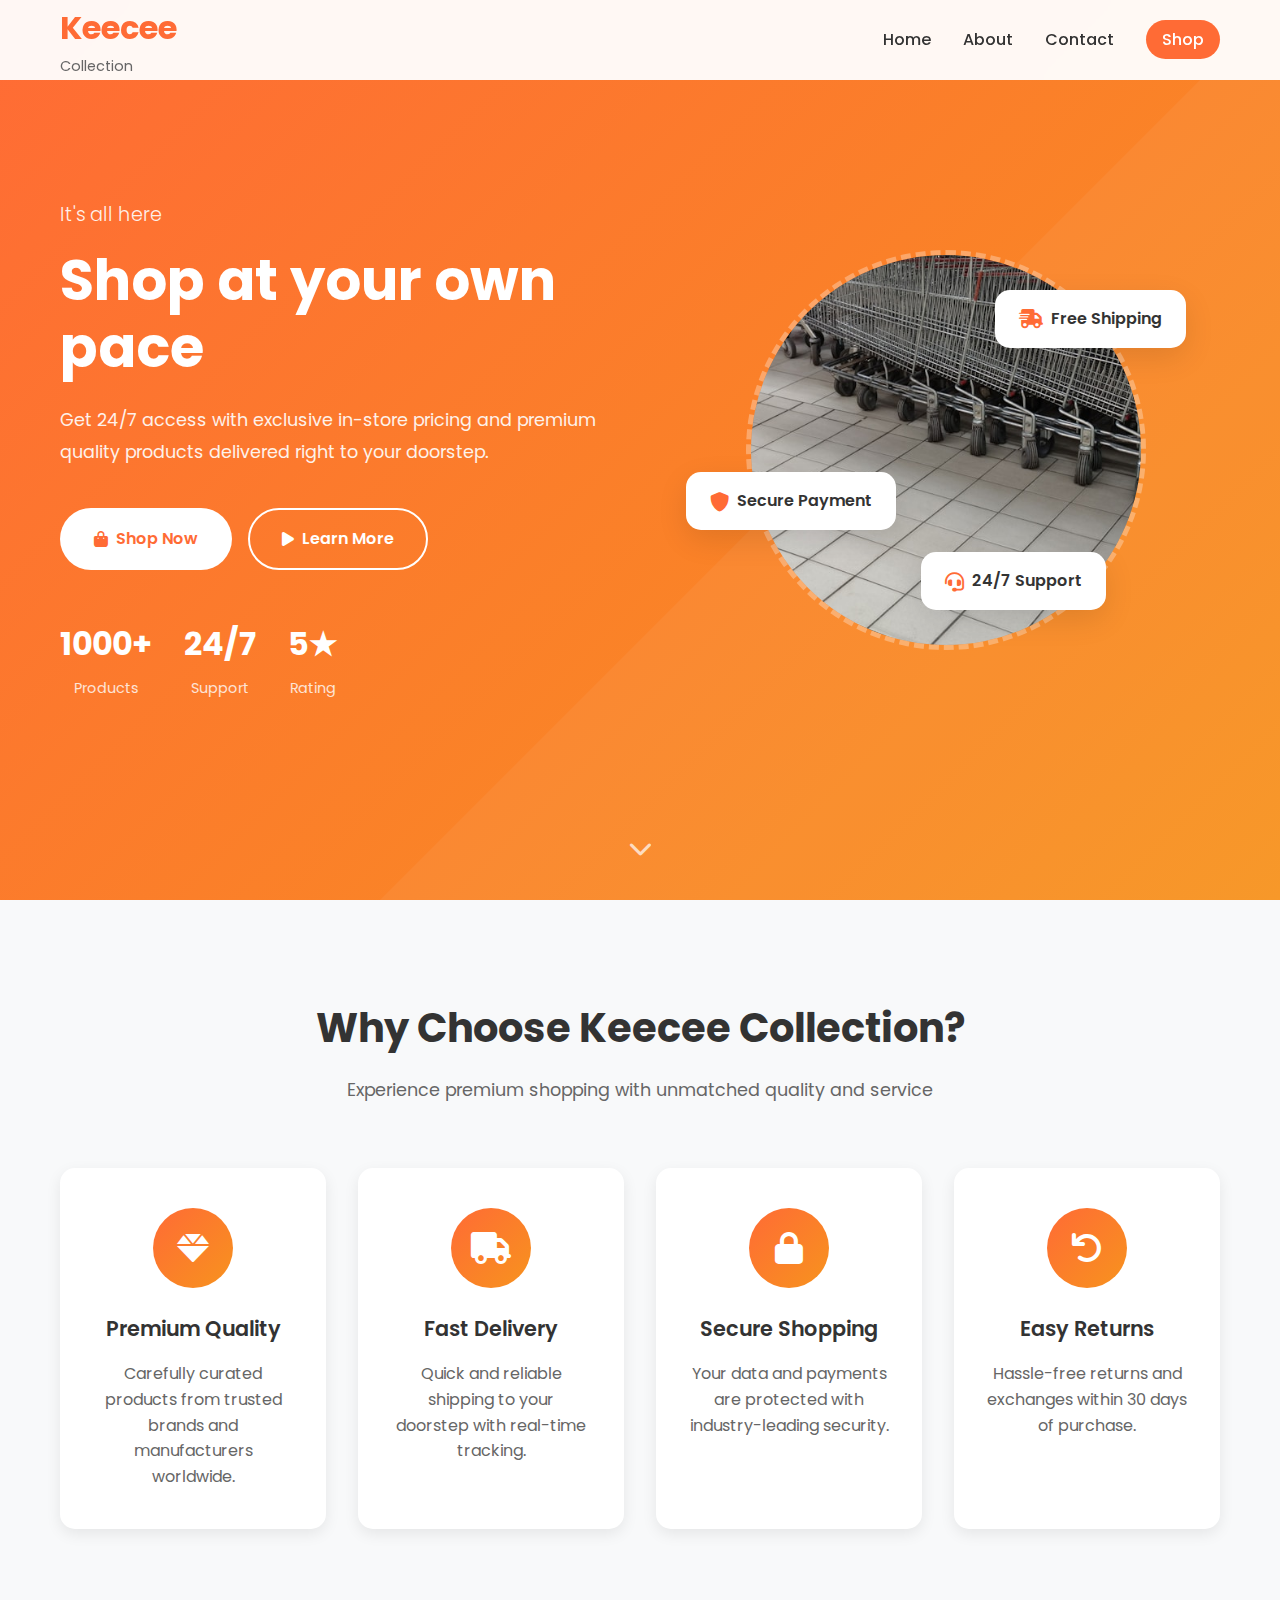
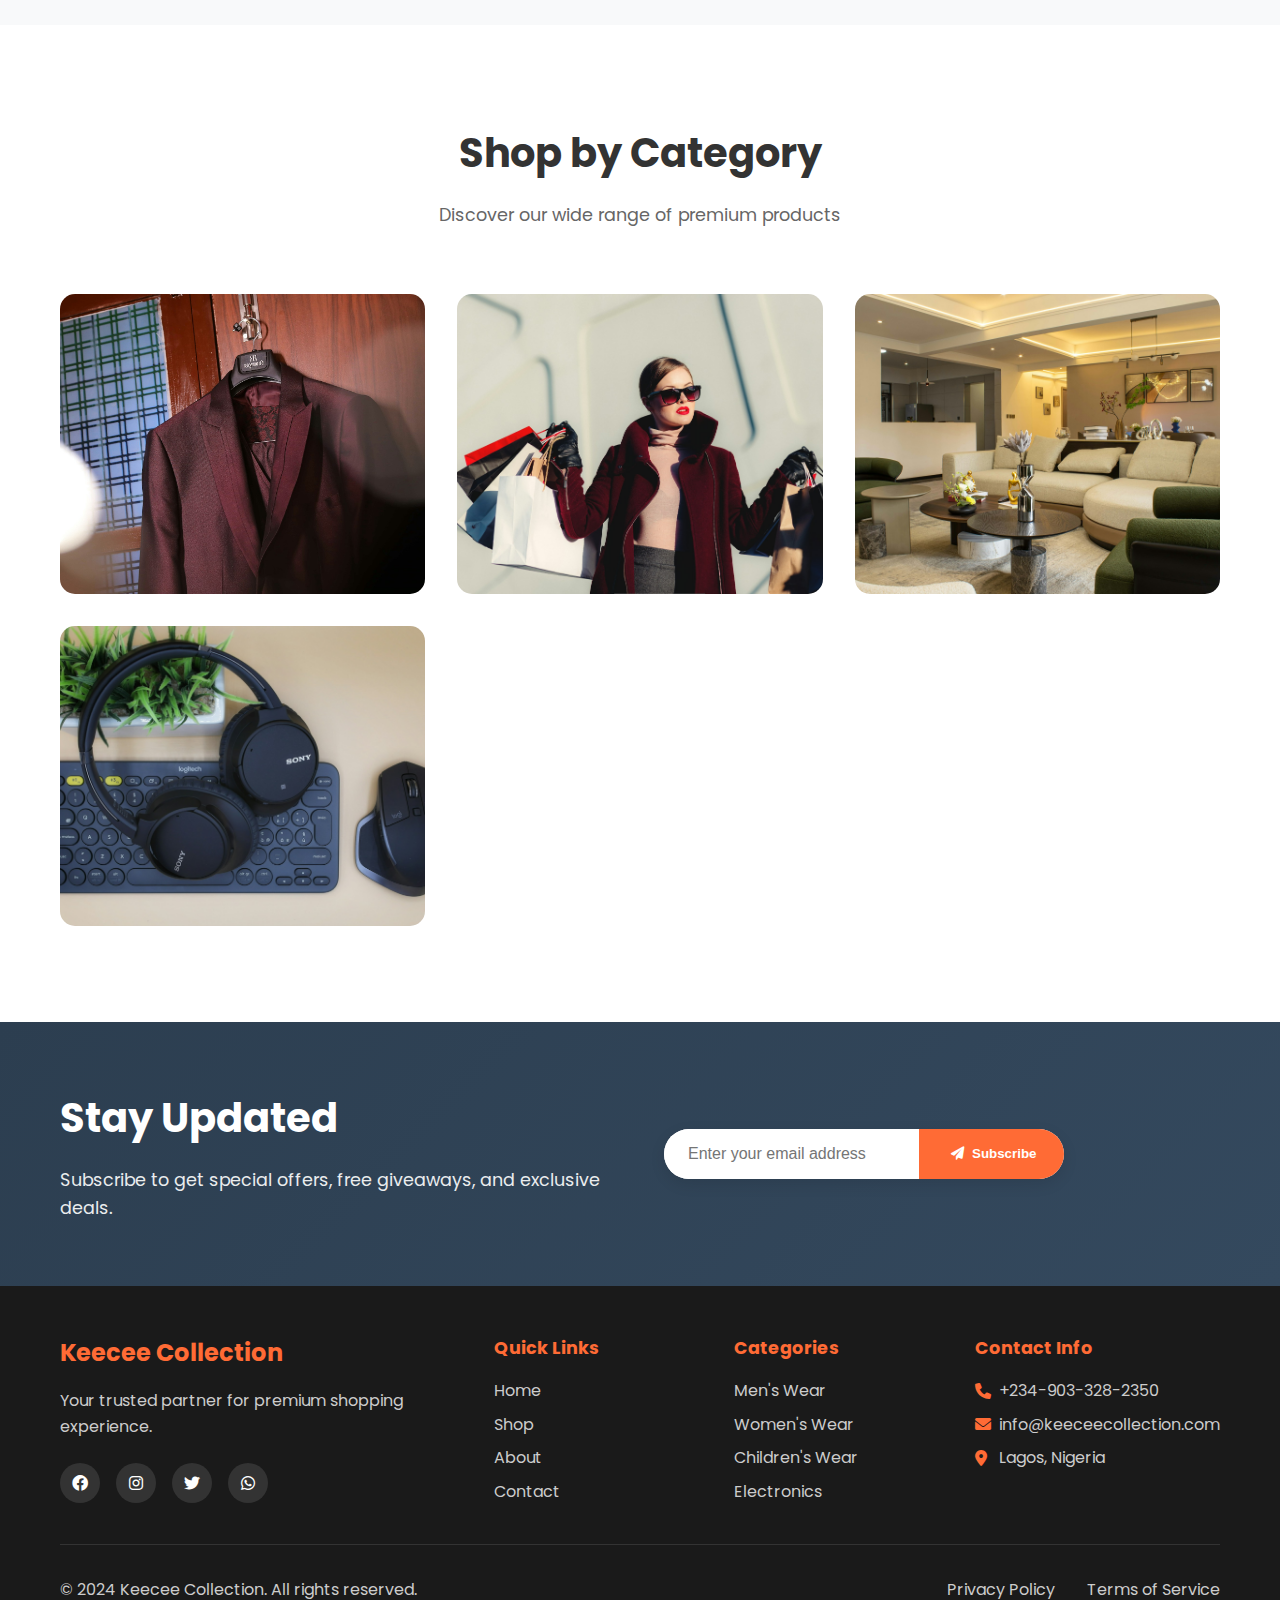
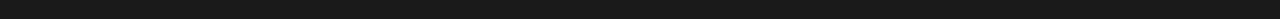
<file: index.html>
<!DOCTYPE html>
<html lang="en">
<head>
    <meta charset="UTF-8">
    <meta name="viewport" content="width=device-width, initial-scale=1.0">
    <title>Keecee Collection - Premium E-commerce Store</title>
    <link rel="stylesheet" href="styles.css">
    <link href="https://cdnjs.cloudflare.com/ajax/libs/font-awesome/6.0.0/css/all.min.css" rel="stylesheet">
    <link rel="preconnect" href="https://fonts.googleapis.com">
    <link rel="preconnect" href="https://fonts.gstatic.com" crossorigin>
    <link href="https://fonts.googleapis.com/css2?family=Poppins:wght@300;400;500;600;700&display=swap" rel="stylesheet">
</head>
<body>
    <!-- Navigation -->
    <nav class="navbar">
        <div class="nav-container">
            <div class="nav-logo">
                <h1>Keecee</h1>
                <span>Collection</span>
            </div>
            <ul class="nav-menu">
                <li class="nav-item">
                    <a href="#home" class="nav-link">Home</a>
                </li>
                <li class="nav-item">
                    <a href="#about" class="nav-link">About</a>
                </li>
                <li class="nav-item">
                    <a href="#contact" class="nav-link">Contact</a>
                </li>
                <li class="nav-item">
                    <a href="shopping_page.html" class="nav-link shop-link">Shop</a>
                </li>
            </ul>
            <div class="hamburger">
                <span class="bar"></span>
                <span class="bar"></span>
                <span class="bar"></span>
            </div>
        </div>
    </nav>

    <!-- Hero Section -->
    <section class="hero" id="home">
        <div class="hero-container">
            <div class="hero-content">
                <div class="hero-text">
                    <p class="hero-subtitle">It's all here</p>
                    <h1 class="hero-title">Shop at your own pace</h1>
                    <p class="hero-description">Get 24/7 access with exclusive in-store pricing and premium quality products delivered right to your doorstep.</p>
                    <div class="hero-buttons">
                        <a href="shopping_page.html" class="btn-primary">
                            <i class="fas fa-shopping-bag"></i>
                            Shop Now
                        </a>
                        <a href="#about" class="btn-secondary">
                            <i class="fas fa-play"></i>
                            Learn More
                        </a>
                    </div>
                    <div class="hero-stats">
                        <div class="stat">
                            <h3>1000+</h3>
                            <p>Products</p>
                        </div>
                        <div class="stat">
                            <h3>24/7</h3>
                            <p>Support</p>
                        </div>
                        <div class="stat">
                            <h3>5★</h3>
                            <p>Rating</p>
                        </div>
                    </div>
                </div>
                <div class="hero-image">
                    <div class="image-container">
                        <img src="image/about_bgimage.jpg" alt="Premium Shopping Experience" class="main-image">
                        <div class="floating-card card-1">
                            <i class="fas fa-shipping-fast"></i>
                            <span>Free Shipping</span>
                        </div>
                        <div class="floating-card card-2">
                            <i class="fas fa-shield-alt"></i>
                            <span>Secure Payment</span>
                        </div>
                        <div class="floating-card card-3">
                            <i class="fas fa-headset"></i>
                            <span>24/7 Support</span>
                        </div>
                    </div>
                </div>
            </div>
        </div>
        
        <!-- Scroll Indicator -->
        <div class="scroll-indicator">
            <div class="scroll-arrow">
                <i class="fas fa-chevron-down"></i>
            </div>
        </div>
    </section>

    <!-- Features Section -->
    <section class="features" id="about">
        <div class="container">
            <div class="section-header">
                <h2>Why Choose Keecee Collection?</h2>
                <p>Experience premium shopping with unmatched quality and service</p>
            </div>
            <div class="features-grid">
                <div class="feature-card">
                    <div class="feature-icon">
                        <i class="fas fa-gem"></i>
                    </div>
                    <h3>Premium Quality</h3>
                    <p>Carefully curated products from trusted brands and manufacturers worldwide.</p>
                </div>
                <div class="feature-card">
                    <div class="feature-icon">
                        <i class="fas fa-truck"></i>
                    </div>
                    <h3>Fast Delivery</h3>
                    <p>Quick and reliable shipping to your doorstep with real-time tracking.</p>
                </div>
                <div class="feature-card">
                    <div class="feature-icon">
                        <i class="fas fa-lock"></i>
                    </div>
                    <h3>Secure Shopping</h3>
                    <p>Your data and payments are protected with industry-leading security.</p>
                </div>
                <div class="feature-card">
                    <div class="feature-icon">
                        <i class="fas fa-undo"></i>
                    </div>
                    <h3>Easy Returns</h3>
                    <p>Hassle-free returns and exchanges within 30 days of purchase.</p>
                </div>
            </div>
        </div>
    </section>

    <!-- Categories Preview -->
    <section class="categories-preview">
        <div class="container">
            <div class="section-header">
                <h2>Shop by Category</h2>
                <p>Discover our wide range of premium products</p>
            </div>
            <div class="categories-grid">
                <div class="category-card">
                    <img src="image/fashion1.jpg" alt="Men's Fashion">
                    <div class="category-overlay">
                        <h3>Men's Fashion</h3>
                        <p>Stylish clothing & accessories</p>
                        <a href="shopping_page.html#men" class="category-link">Shop Now</a>
                    </div>
                </div>
                <div class="category-card">
                    <img src="image/fashion2.jpg" alt="Women's Fashion">
                    <div class="category-overlay">
                        <h3>Women's Fashion</h3>
                        <p>Elegant dresses & accessories</p>
                        <a href="shopping_page.html#women" class="category-link">Shop Now</a>
                    </div>
                </div>
                <div class="category-card">
                    <img src="image/fashion3.jpg" alt="Home & Decor">
                    <div class="category-overlay">
                        <h3>Home & Decor</h3>
                        <p>Beautiful home essentials</p>
                        <a href="shopping_page.html#decoration" class="category-link">Shop Now</a>
                    </div>
                </div>
                <div class="category-card">
                    <img src="image/fashion4.jpg" alt="Electronics">
                    <div class="category-overlay">
                        <h3>Electronics</h3>
                        <p>Latest gadgets & tech</p>
                        <a href="shopping_page.html#gadgets" class="category-link">Shop Now</a>
                    </div>
                </div>
            </div>
        </div>
    </section>

    <!-- Newsletter Section -->
    <section class="newsletter">
        <div class="container">
            <div class="newsletter-content">
                <div class="newsletter-text">
                    <h2>Stay Updated</h2>
                    <p>Subscribe to get special offers, free giveaways, and exclusive deals.</p>
                </div>
                <form class="newsletter-form" id="newsletterForm">
                    <div class="input-group">
                        <input type="email" placeholder="Enter your email address" required>
                        <button type="submit">
                            <i class="fas fa-paper-plane"></i>
                            Subscribe
                        </button>
                    </div>
                </form>
            </div>
        </div>
    </section>

    <!-- Footer -->
    <footer class="footer" id="contact">
        <div class="container">
            <div class="footer-content">
                <div class="footer-section">
                    <div class="footer-logo">
                        <h3>Keecee Collection</h3>
                        <p>Your trusted partner for premium shopping experience.</p>
                    </div>
                    <div class="social-links">
                        <a href="#" aria-label="Facebook"><i class="fab fa-facebook"></i></a>
                        <a href="#" aria-label="Instagram"><i class="fab fa-instagram"></i></a>
                        <a href="#" aria-label="Twitter"><i class="fab fa-twitter"></i></a>
                        <a href="#" aria-label="WhatsApp"><i class="fab fa-whatsapp"></i></a>
                    </div>
                </div>
                <div class="footer-section">
                    <h4>Quick Links</h4>
                    <ul>
                        <li><a href="#home">Home</a></li>
                        <li><a href="shopping_page.html">Shop</a></li>
                        <li><a href="#about">About</a></li>
                        <li><a href="#contact">Contact</a></li>
                    </ul>
                </div>
                <div class="footer-section">
                    <h4>Categories</h4>
                    <ul>
                        <li><a href="shopping_page.html#men">Men's Wear</a></li>
                        <li><a href="shopping_page.html#women">Women's Wear</a></li>
                        <li><a href="shopping_page.html#children">Children's Wear</a></li>
                        <li><a href="shopping_page.html#gadgets">Electronics</a></li>
                    </ul>
                </div>
                <div class="footer-section">
                    <h4>Contact Info</h4>
                    <div class="contact-info">
                        <p><i class="fas fa-phone"></i> +234-903-328-2350</p>
                        <p><i class="fas fa-envelope"></i> info@keeceecollection.com</p>
                        <p><i class="fas fa-map-marker-alt"></i> Lagos, Nigeria</p>
                    </div>
                </div>
            </div>
            <div class="footer-bottom">
                <p>&copy; 2024 Keecee Collection. All rights reserved.</p>
                <div class="footer-links">
                    <a href="#">Privacy Policy</a>
                    <a href="#">Terms of Service</a>
                </div>
            </div>
        </div>
    </footer>

    <!-- Back to Top Button -->
    <button class="back-to-top" id="backToTop">
        <i class="fas fa-chevron-up"></i>
    </button>

    <script src="script.js"></script>
</body>
</html>
</file>
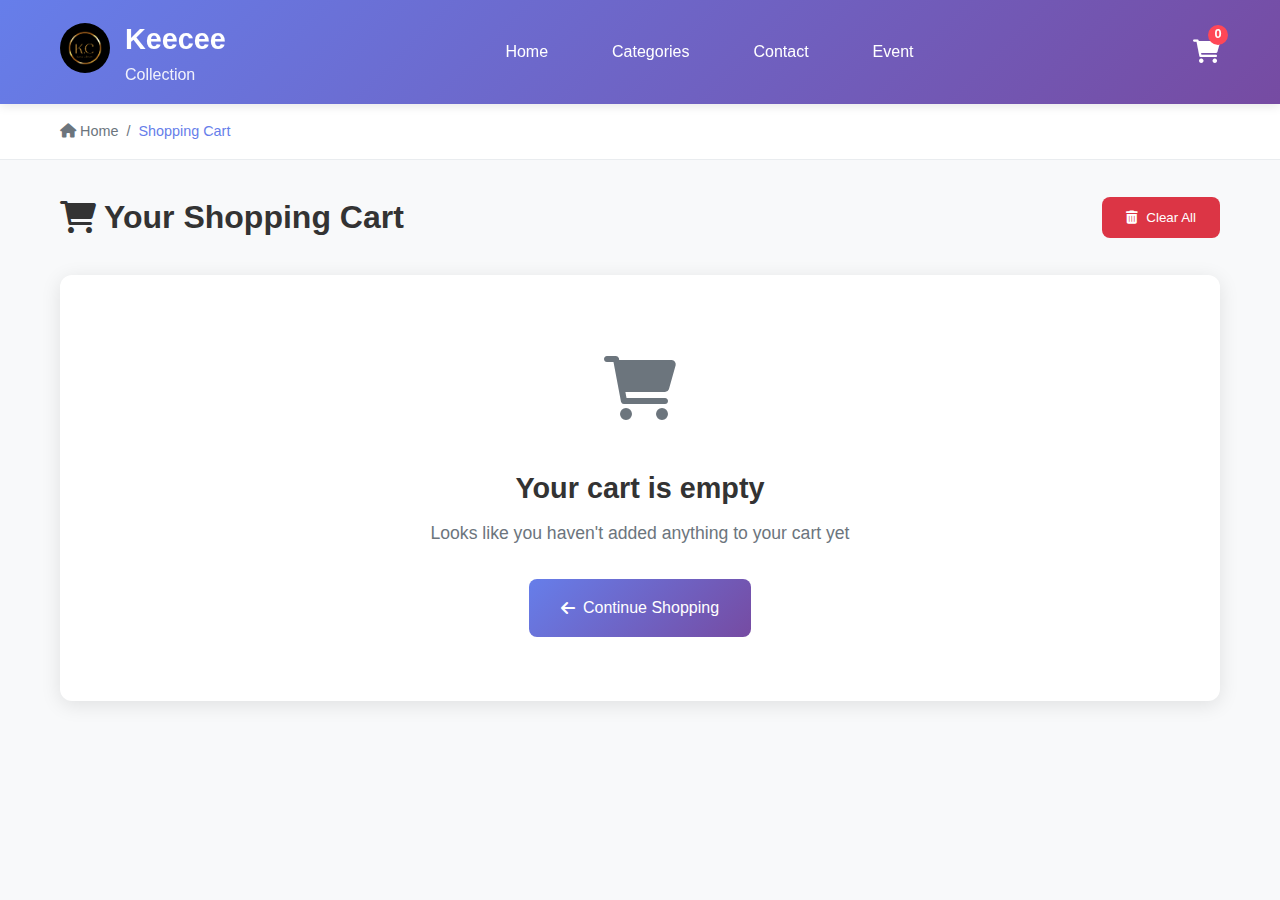
<file: add-to-cart.html>
<!DOCTYPE html>
<html lang="en">
<head>
    <meta charset="UTF-8">
    <meta name="viewport" content="width=device-width, initial-scale=1.0">
    <title>Shopping Cart - Keecee Collection</title>
    <link rel="stylesheet" href="add-to-cart.css">
    <link href="https://cdnjs.cloudflare.com/ajax/libs/font-awesome/6.0.0/css/all.min.css" rel="stylesheet">
</head>
<body>
    <!-- Header -->
    <header class="header" id="top">
        <div class="container">
            <div class="header-content">
                <div class="logo-section">
                    <div class="logo-image">
                        <img src="image/keecee.png" alt="Keecee Logo">
                    </div>
                    <div class="logo-text">
                        <h1>Keecee</h1>
                        <h2>Collection</h2>
                    </div>
                </div>
                
                <nav>
                    <div class="navbar">
                        <a href="index.html">Home</a>
                        <a href="categories.html">Categories</a>
                        <a href="#about">Contact</a>
                        <a href="#">Event</a>
                    </div>
                </nav>
                
                <div class="header-actions">
                    <div class="cart-icon">
                        <a href="add-to-cart.html"><i class="fas fa-shopping-cart"></i></a>
                        <span class="cart-count" id="cartCount">0</span>
                    </div>
                    <button class="mobile-menu-btn" id="mobileMenuBtn">
                        <i class="fas fa-bars"></i>
                    </button>
                </div>
            </div>
            
            <!-- Mobile Menu -->
            <div class="mobile-menu" id="mobileMenu">
                <a href="index.html">Home</a>
                <a href="categories.html">Categories</a>
                <a href="#about">Contact</a>
                <a href="#">Event</a>
            </div>
        </div>
    </header>

    <!-- Breadcrumb -->
    <section class="breadcrumb">
        <div class="container">
            <nav class="breadcrumb-nav">
                <a href="index.html"><i class="fas fa-home"></i> Home</a>
                <span class="separator">/</span>
                <span class="current">Shopping Cart</span>
            </nav>
        </div>
    </section>

    <!-- Main Cart Content -->
    <main class="cart-main">
        <div class="container">
            <div class="cart-header">
                <h1><i class="fas fa-shopping-cart"></i> Your Shopping Cart</h1>
                <button class="clear-cart-btn" id="clearCartBtn">
                    <i class="fas fa-trash-alt"></i>
                    Clear All
                </button>
            </div>

            <!-- Empty Cart State -->
            <div class="empty-cart" id="emptyCart">
                <div class="empty-cart-content">
                    <div class="empty-cart-icon">
                        <i class="fas fa-shopping-cart"></i>
                    </div>
                    <h2>Your cart is empty</h2>
                    <p>Looks like you haven't added anything to your cart yet</p>
                    <a href="categories.html" class="continue-shopping-btn">
                        <i class="fas fa-arrow-left"></i>
                        Continue Shopping
                    </a>
                </div>
            </div>

            <!-- Cart Content -->
            <div class="cart-content" id="cartContent" style="display: none;">
                <div class="cart-layout">
                    <!-- Cart Items -->
                    <div class="cart-items-section">
                        <div class="cart-items-header">
                            <h3>Items in your cart</h3>
                            <span class="items-count" id="itemsCount">0 items</span>
                        </div>
                        
                        <div class="cart-items" id="cartItems">
                            <!-- Cart items will be dynamically inserted here -->
                        </div>
                    </div>

                    <!-- Cart Summary -->
                    <div class="cart-summary-section">
                        <div class="cart-summary">
                            <h3>Order Summary</h3>
                            
                            <div class="summary-details">
                                <div class="summary-row">
                                    <span>Subtotal:</span>
                                    <span id="subtotal">₦0</span>
                                </div>
                                <div class="summary-row">
                                    <span>Delivery:</span>
                                    <span id="delivery">₦2,500</span>
                                </div>
                                <div class="summary-row discount-row" id="discountRow" style="display: none;">
                                    <span>Discount:</span>
                                    <span id="discount">-₦0</span>
                                </div>
                                <div class="summary-divider"></div>
                                <div class="summary-row total-row">
                                    <span>Total:</span>
                                    <span id="total">₦0</span>
                                </div>
                            </div>

                            <!-- Promo Code -->
                            <div class="promo-section">
                                <div class="promo-input-group">
                                    <input type="text" id="promoCode" placeholder="Enter promo code">
                                    <button class="apply-promo-btn" id="applyPromoBtn">Apply</button>
                                </div>
                                <div class="promo-message" id="promoMessage"></div>
                            </div>

                            <!-- Checkout Button -->
                            <button class="checkout-btn" id="checkoutBtn">
                                <i class="fas fa-credit-card"></i>
                                Proceed to Checkout
                            </button>

                            <!-- Continue Shopping -->
                            <a href="categories.html" class="continue-shopping-link">
                                <i class="fas fa-arrow-left"></i>
                                Continue Shopping
                            </a>
                        </div>

                        <!-- Payment Methods -->
                        <div class="payment-methods">
                            <h4>We Accept</h4>
                            <div class="payment-icons">
                                <i class="fab fa-cc-visa"></i>
                                <i class="fab fa-cc-mastercard"></i>
                                <i class="fas fa-university"></i>
                                <i class="fab fa-paypal"></i>
                            </div>
                        </div>
                    </div>
                </div>
            </div>
        </div>
    </main>

    <!-- Checkout Modal -->
    <div class="modal-overlay" id="checkoutModal">
        <div class="modal-content">
            <div class="modal-header">
                <h3><i class="fas fa-credit-card"></i> Checkout</h3>
                <button class="close-modal" id="closeModalBtn">
                    <i class="fas fa-times"></i>
                </button>
            </div>
            
            <div class="modal-body">
                <form class="checkout-form" id="checkoutForm">
                    <!-- Customer Information -->
                    <div class="form-section">
                        <h4><i class="fas fa-user"></i> Customer Information</h4>
                        <div class="form-row">
                            <div class="form-group">
                                <label for="firstName">First Name *</label>
                                <input type="text" id="firstName" name="firstName" required>
                            </div>
                            <div class="form-group">
                                <label for="lastName">Last Name *</label>
                                <input type="text" id="lastName" name="lastName" required>
                            </div>
                        </div>
                        <div class="form-row">
                            <div class="form-group">
                                <label for="email">Email Address *</label>
                                <input type="email" id="email" name="email" required>
                            </div>
                            <div class="form-group">
                                <label for="phone">Phone Number *</label>
                                <input type="tel" id="phone" name="phone" required>
                            </div>
                        </div>
                    </div>

                    <!-- Delivery Information -->
                    <div class="form-section">
                        <h4><i class="fas fa-map-marker-alt"></i> Delivery Information</h4>
                        <div class="form-group">
                            <label for="address">Delivery Address *</label>
                            <textarea id="address" name="address" rows="3" placeholder="Enter your full delivery address" required></textarea>
                        </div>
                        <div class="form-row">
                            <div class="form-group">
                                <label for="city">City *</label>
                                <select id="city" name="city" required>
                                    <option value="">Select City</option>
                                    <option value="lagos">Lagos</option>
                                    <option value="abuja">Abuja</option>
                                    <option value="kano">Kano</option>
                                    <option value="ibadan">Ibadan</option>
                                    <option value="port-harcourt">Port Harcourt</option>
                                    <option value="other">Other</option>
                                </select>
                            </div>
                            <div class="form-group">
                                <label for="state">State *</label>
                                <select id="state" name="state" required>
                                    <option value="">Select State</option>
                                    <option value="lagos">Lagos</option>
                                    <option value="abuja">FCT</option>
                                    <option value="kano">Kano</option>
                                    <option value="oyo">Oyo</option>
                                    <option value="rivers">Rivers</option>
                                </select>
                            </div>
                        </div>
                    </div>

                    <!-- Payment Method -->
                    <div class="form-section">
                        <h4><i class="fas fa-credit-card"></i> Payment Method</h4>
                        <div class="payment-options">
                            <label class="payment-option">
                                <input type="radio" name="payment" value="card" checked>
                                <div class="payment-option-content">
                                    <i class="fas fa-credit-card"></i>
                                    <span>Credit/Debit Card</span>
                                </div>
                            </label>
                            <label class="payment-option">
                                <input type="radio" name="payment" value="transfer">
                                <div class="payment-option-content">
                                    <i class="fas fa-university"></i>
                                    <span>Bank Transfer</span>
                                </div>
                            </label>
                            <label class="payment-option">
                                <input type="radio" name="payment" value="paypal">
                                <div class="payment-option-content">
                                    <i class="fab fa-paypal"></i>
                                    <span>PayPal</span>
                                </div>
                            </label>
                            <label class="payment-option">
                                <input type="radio" name="payment" value="cod">
                                <div class="payment-option-content">
                                    <i class="fas fa-money-bill-wave"></i>
                                    <span>Cash on Delivery</span>
                                </div>
                            </label>
                        </div>
                    </div>

                    <!-- Order Summary in Modal -->
                    <div class="form-section">
                        <h4><i class="fas fa-receipt"></i> Order Summary</h4>
                        <div class="modal-order-summary">
                            <div class="modal-summary-items" id="modalSummaryItems">
                                <!-- Items will be populated here -->
                            </div>
                            <div class="modal-summary-total">
                                <div class="summary-row">
                                    <span>Total Amount:</span>
                                    <span id="modalTotal">₦0</span>
                                </div>
                            </div>
                        </div>
                    </div>

                    <!-- Form Actions -->
                    <div class="form-actions">
                        <button type="button" class="cancel-btn" id="cancelBtn">Cancel</button>
                        <button type="submit" class="place-order-btn">
                            <i class="fas fa-check"></i>
                            Place Order
                        </button>
                    </div>
                </form>
            </div>
        </div>
    </div>

    <!-- Success Modal -->
    <div class="modal-overlay" id="successModal">
        <div class="modal-content success-modal">
            <div class="success-content">
                <div class="success-icon">
                    <i class="fas fa-check-circle"></i>
                </div>
                <h3>Order Placed Successfully!</h3>
                <p>Thank you for shopping with Keecee Collection. Your order has been received and will be processed shortly.</p>
                
                <div class="order-details">
                    <div class="order-info">
                        <p><strong>Order ID:</strong> <span id="orderId">#KC-2025-001</span></p>
                        <p><strong>Total Amount:</strong> <span id="orderTotal">₦0</span></p>
                        <p><strong>Estimated Delivery:</strong> <span id="deliveryDate">3-5 business days</span></p>
                    </div>
                </div>

                <div class="success-actions">
                    <button class="continue-shopping-btn" id="continueShoppingBtn">
                        <i class="fas fa-shopping-bag"></i>
                        Continue Shopping
                    </button>
                </div>
            </div>
        </div>
    </div>

    <!-- Toast Notification -->
    <div class="toast" id="toast">
        <div class="toast-content">
            <i class="toast-icon"></i>
            <span class="toast-message"></span>
        </div>
        <button class="toast-close" onclick="hideToast()">
            <i class="fas fa-times"></i>
        </button>
    </div>

    <script src="add-to-cart.js"></script>
</body>
</html>
</file>
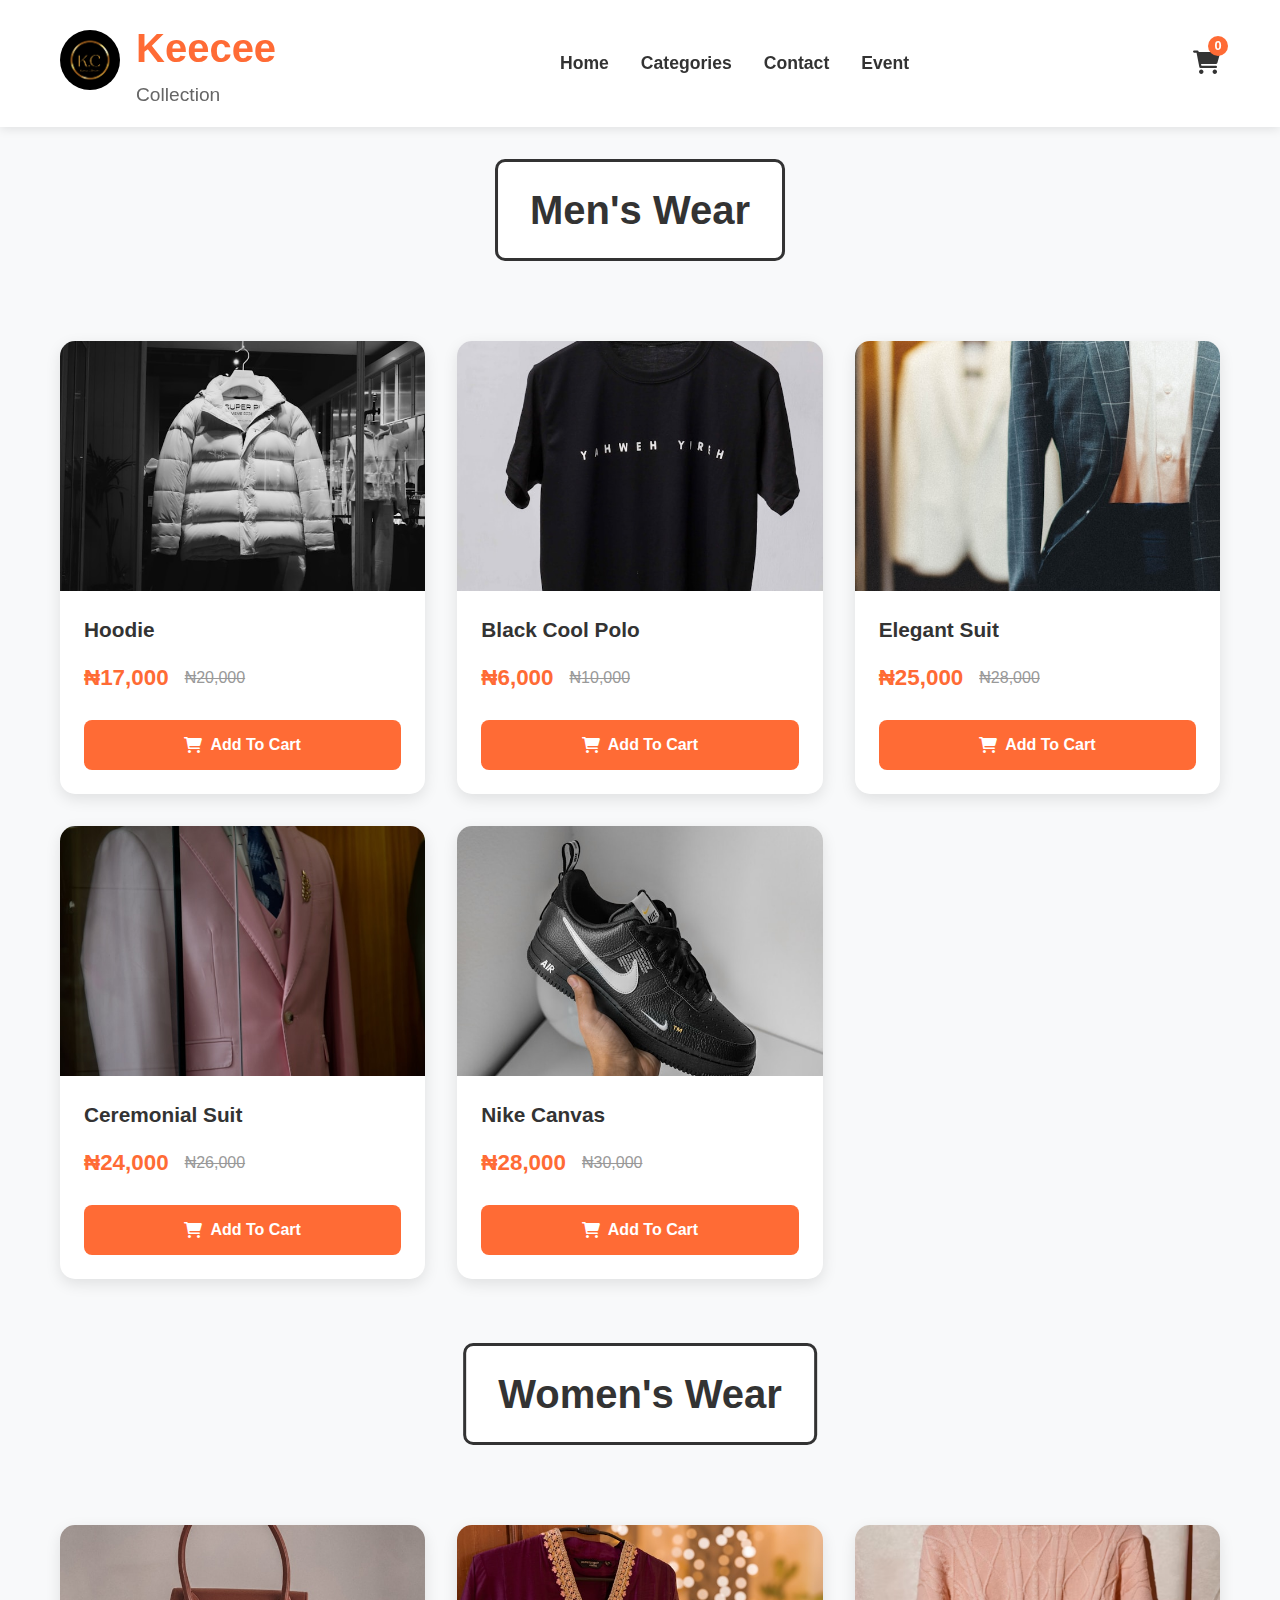
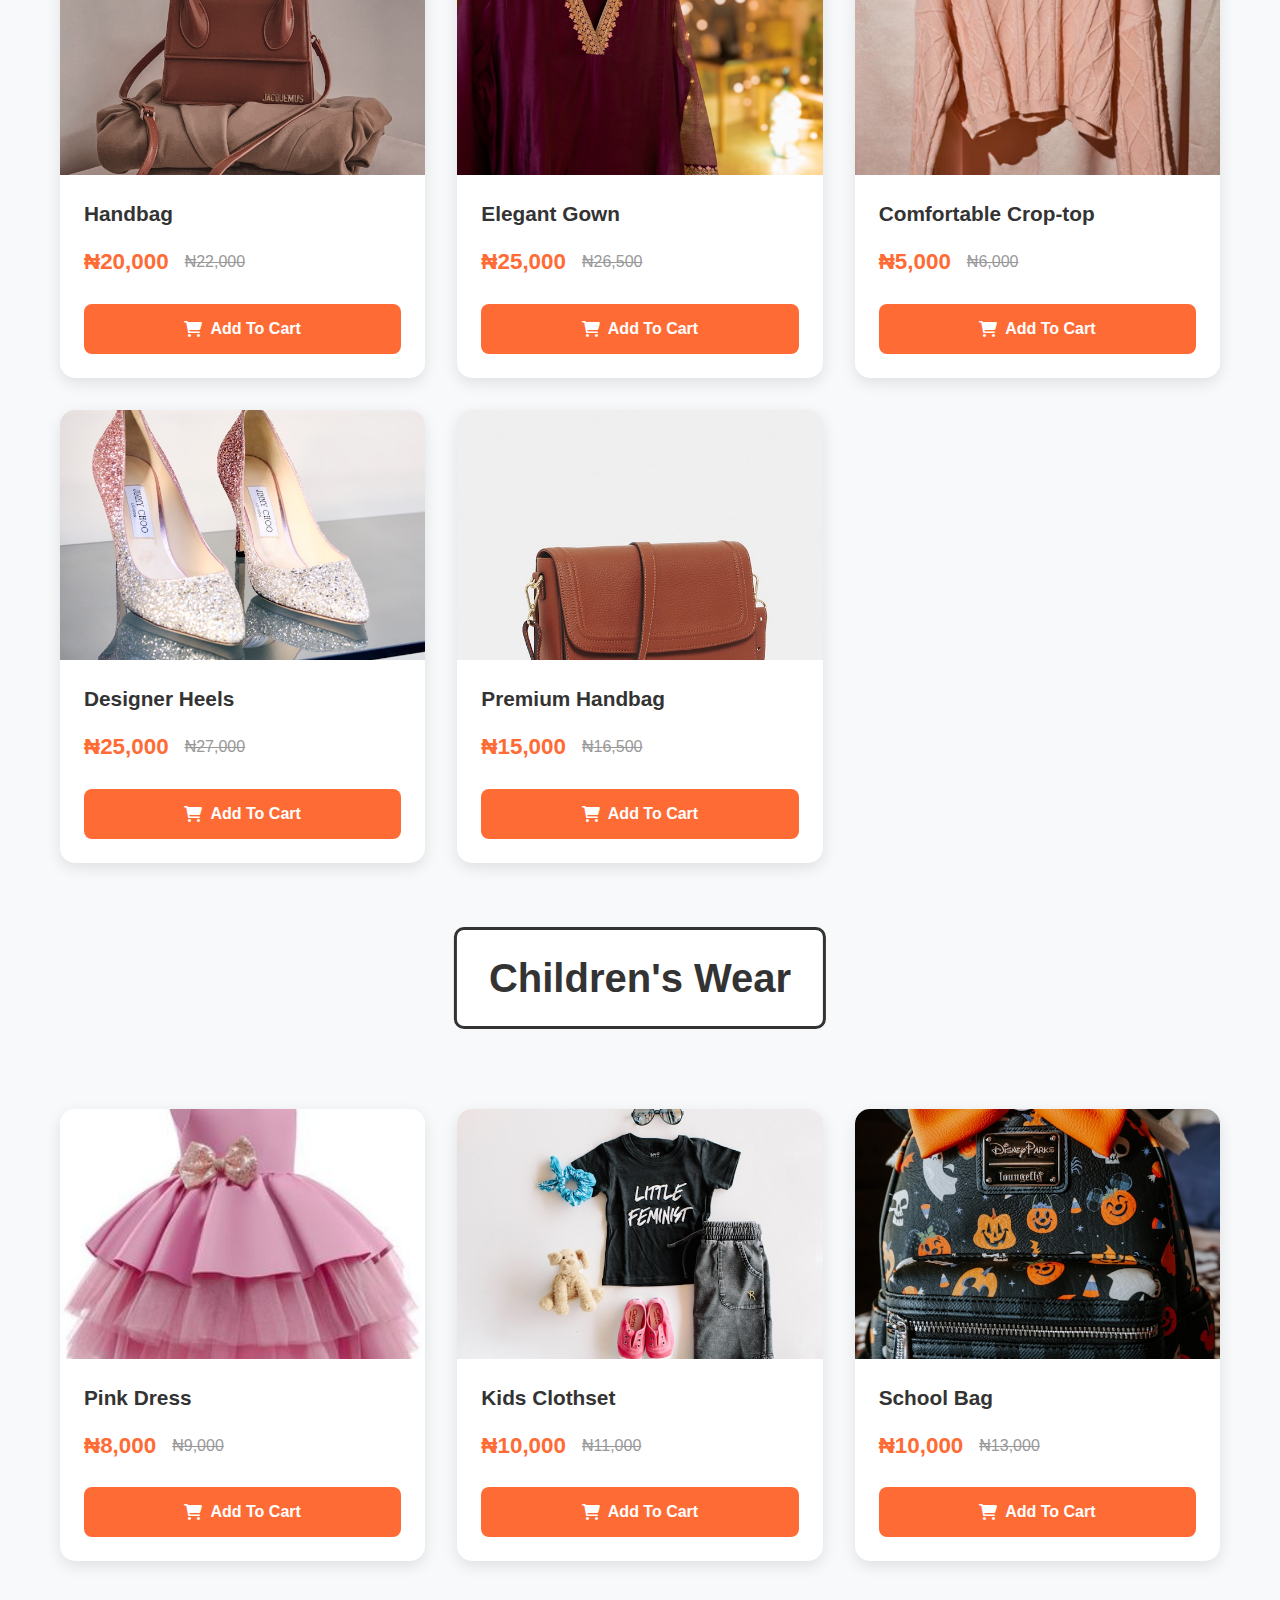
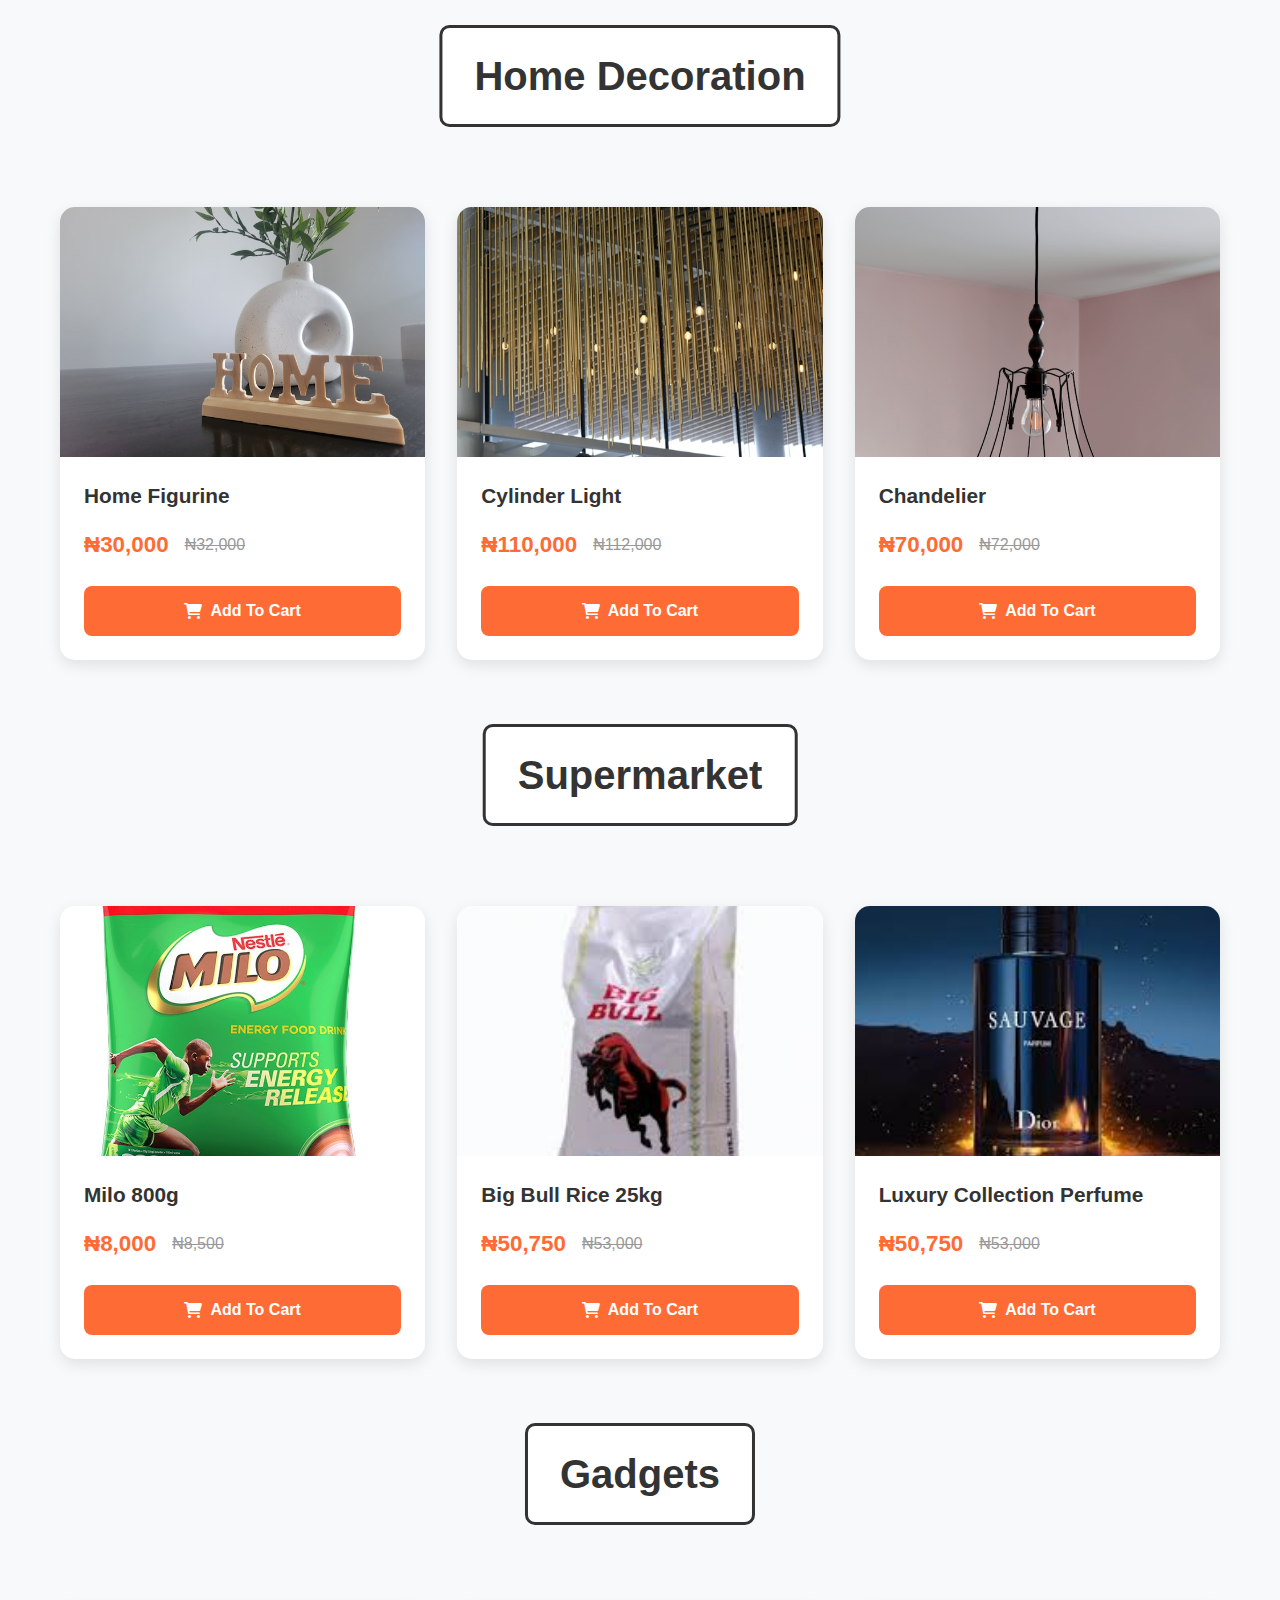
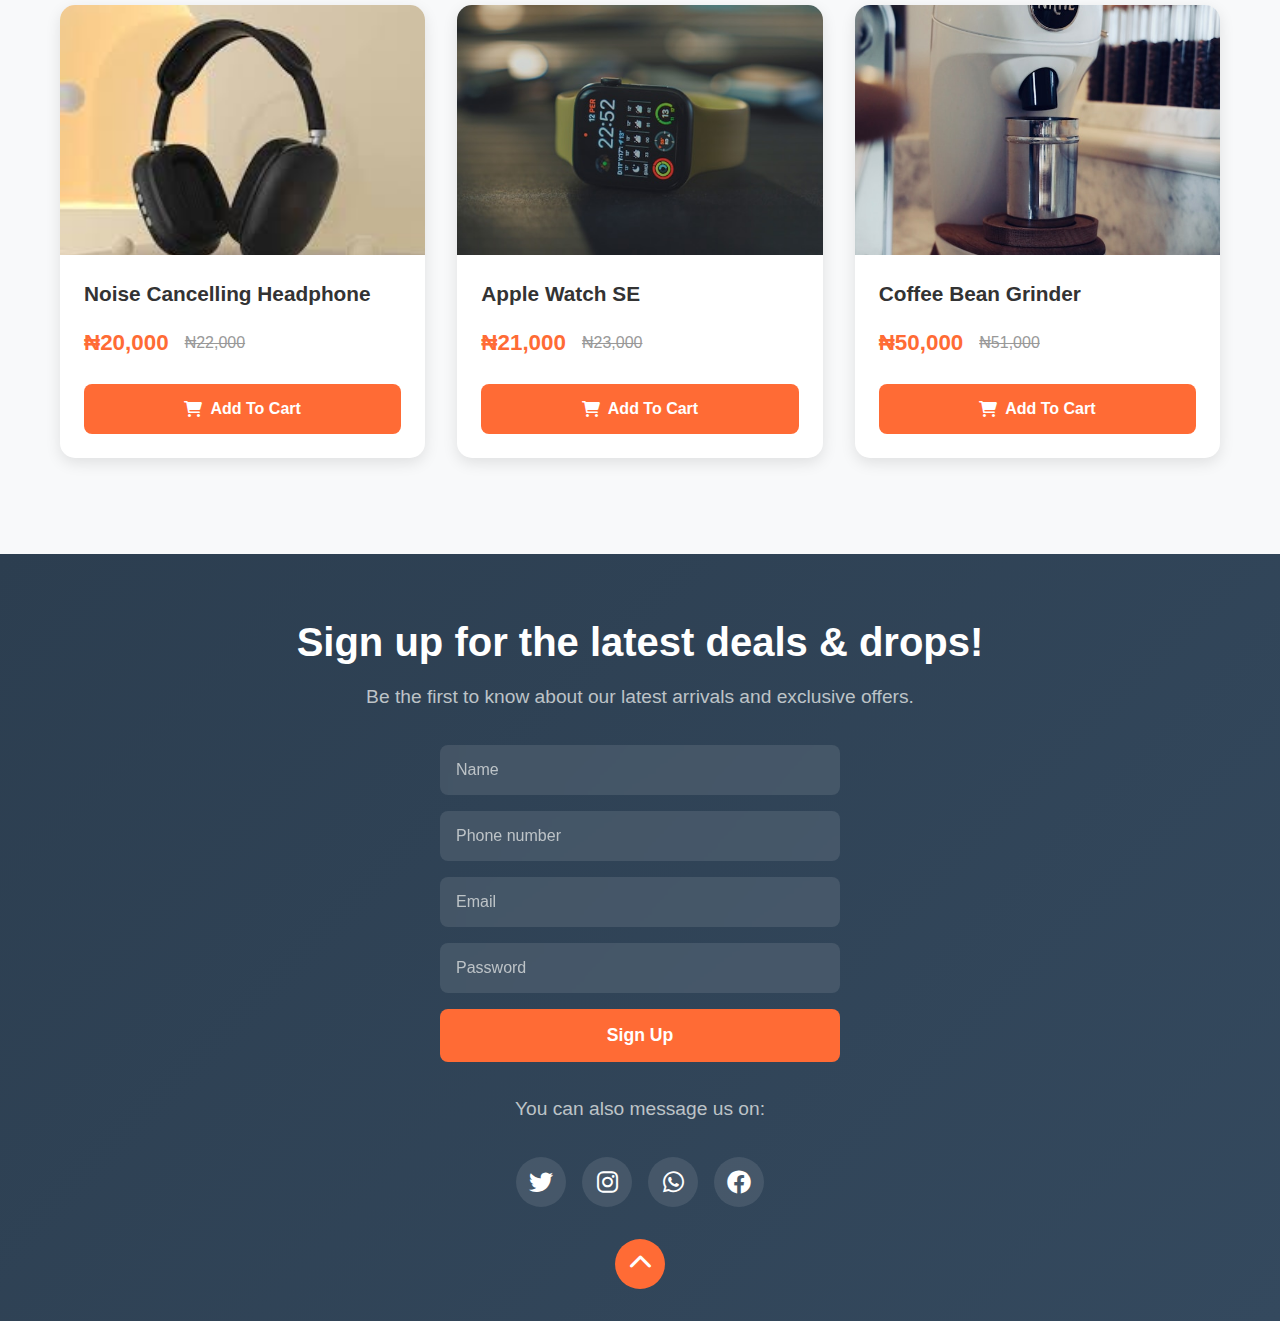
<file: categories.html>
<!DOCTYPE html>
<html lang="en">
<head>
    <meta charset="UTF-8">
    <meta name="viewport" content="width=device-width, initial-scale=1.0">
    <title>Keecee Collection - Premium E-commerce Store</title>
    <link rel="stylesheet" href="categories_style.css">
    <link href="https://cdnjs.cloudflare.com/ajax/libs/font-awesome/6.0.0/css/all.min.css" rel="stylesheet">
</head>
<body>
    <!-- Header -->
    <header class="header" id="top">
        <div class="container">
            <div class="header-content">
                <div class="logo-section">
                    <div class="logo-image">
                        <img src="image/keecee.png" alt="Keecee Logo">
                    </div>
                    <div class="logo-text">
                        <h1>Keecee</h1>
                        <h2>Collection</h2>
                    </div>
                </div>
                
                <nav>
            <div class="navbar">
                <a href="index.html">Home</a>
                <a href="#">Categories</a>
                <a href="#about">Contact</a>
                <a href="#">Event</a>
            </div>
        </nav>
                
                <div class="header-actions">
                    <div class="cart-icon">
                        <a href="add-to-cart.html"><i class="fas fa-shopping-cart"></i></a>
                        <span class="cart-count" id="cartCount">0</span>
                    </div>
                    <button class="mobile-menu-btn" id="mobileMenuBtn">
                        <i class="fas fa-bars"></i>
                    </button>
                </div>
            </div>
            
            <!-- Mobile Menu -->
            <div class="mobile-menu" id="mobileMenu">
                <a href="#top">Home</a>
                <a href="#about">About</a>
                <a href="#contact">Contact</a>
            </div>
        </div>
    </header>

    <!-- Main Content -->
    <main class="main-content">
        <div class="container">
            
            <!-- Men's Wear Section -->
            <section class="product-section" id="men">
                <h2 class="section-title">Men's Wear</h2>
                <div class="product-grid">
                    <div class="product-card">
                        <div class="product-image">
                            <img src="image/men_hoodie.jpg" alt="Hoodie">
                        </div>
                        <div class="product-info">
                            <h3>Hoodie</h3>
                            <div class="price-section">
                                <span class="current-price">₦17,000</span>
                                <span class="old-price">₦20,000</span>
                            </div>
                            <button class="add-to-cart-btn" onclick="addToCart('Hoodie', 17000)">
                                <i class="fas fa-shopping-cart"></i>
                                Add To Cart
                            </button>
                        </div>
                    </div>
                    
                    <div class="product-card">
                        <div class="product-image">
                            <img src="image/men_top1.jpg" alt="Black Cool Polo">
                        </div>
                        <div class="product-info">
                            <h3>Black Cool Polo</h3>
                            <div class="price-section">
                                <span class="current-price">₦6,000</span>
                                <span class="old-price">₦10,000</span>
                            </div>
                            <button class="add-to-cart-btn" onclick="addToCart('Black Cool Polo', 6000)">
                                <i class="fas fa-shopping-cart"></i>
                                Add To Cart
                            </button>
                        </div>
                    </div>
                    
                    <div class="product-card">
                        <div class="product-image">
                            <img src="image/men_suit1.jpg" alt="Elegant Suit">
                        </div>
                        <div class="product-info">
                            <h3>Elegant Suit</h3>
                            <div class="price-section">
                                <span class="current-price">₦25,000</span>
                                <span class="old-price">₦28,000</span>
                            </div>
                            <button class="add-to-cart-btn" onclick="addToCart('Elegant Suit', 25000)">
                                <i class="fas fa-shopping-cart"></i>
                                Add To Cart
                            </button>
                        </div>
                    </div>
                    
                    <div class="product-card">
                        <div class="product-image">
                            <img src="image/men_suit2.jpg" alt="Ceremonial Suit">
                        </div>
                        <div class="product-info">
                            <h3>Ceremonial Suit</h3>
                            <div class="price-section">
                                <span class="current-price">₦24,000</span>
                                <span class="old-price">₦26,000</span>
                            </div>
                            <button class="add-to-cart-btn" onclick="addToCart('Ceremonial Suit', 24000)">
                                <i class="fas fa-shopping-cart"></i>
                                Add To Cart
                            </button>
                        </div>
                    </div>
                    
                    <div class="product-card">
                        <div class="product-image">
                            <img src="image/men_shoe1.jpg" alt="Nike Canvas">
                        </div>
                        <div class="product-info">
                            <h3>Nike Canvas</h3>
                            <div class="price-section">
                                <span class="current-price">₦28,000</span>
                                <span class="old-price">₦30,000</span>
                            </div>
                            <button class="add-to-cart-btn" onclick="addToCart('Nike Canvas', 28000)">
                                <i class="fas fa-shopping-cart"></i>
                                Add To Cart
                            </button>
                        </div>
                    </div>
                </div>
            </section>

            <!-- Women's Wear Section -->
            <section class="product-section" id="women">
                <h2 class="section-title">Women's Wear</h2>
                <div class="product-grid">
                    <div class="product-card">
                        <div class="product-image">
                            <img src="image/girls_handbag1.jpg" alt="Handbag">
                        </div>
                        <div class="product-info">
                            <h3>Handbag</h3>
                            <div class="price-section">
                                <span class="current-price">₦20,000</span>
                                <span class="old-price">₦22,000</span>
                            </div>
                            <button class="add-to-cart-btn" onclick="addToCart('Handbag', 20000)">
                                <i class="fas fa-shopping-cart"></i>
                                Add To Cart
                            </button>
                        </div>
                    </div>
                    
                    <div class="product-card">
                        <div class="product-image">
                            <img src="image/girls_gown1.jpg" alt="Elegant Gown">
                        </div>
                        <div class="product-info">
                            <h3>Elegant Gown</h3>
                            <div class="price-section">
                                <span class="current-price">₦25,000</span>
                                <span class="old-price">₦26,500</span>
                            </div>
                            <button class="add-to-cart-btn" onclick="addToCart('Elegant Gown', 25000)">
                                <i class="fas fa-shopping-cart"></i>
                                Add To Cart
                            </button>
                        </div>
                    </div>
                    
                    <div class="product-card">
                        <div class="product-image">
                            <img src="image/girls_top1.png" alt="Comfortable Crop-top">
                        </div>
                        <div class="product-info">
                            <h3>Comfortable Crop-top</h3>
                            <div class="price-section">
                                <span class="current-price">₦5,000</span>
                                <span class="old-price">₦6,000</span>
                            </div>
                            <button class="add-to-cart-btn" onclick="addToCart('Comfortable Crop-top', 5000)">
                                <i class="fas fa-shopping-cart"></i>
                                Add To Cart
                            </button>
                        </div>
                    </div>
                    
                    <div class="product-card">
                        <div class="product-image">
                            <img src="image/girls_heels3.jpg" alt="Designer Heels">
                        </div>
                        <div class="product-info">
                            <h3>Designer Heels</h3>
                            <div class="price-section">
                                <span class="current-price">₦25,000</span>
                                <span class="old-price">₦27,000</span>
                            </div>
                            <button class="add-to-cart-btn" onclick="addToCart('Designer Heels', 25000)">
                                <i class="fas fa-shopping-cart"></i>
                                Add To Cart
                            </button>
                        </div>
                    </div>
                    
                    <div class="product-card">
                        <div class="product-image">
                            <img src="image/girls_handbag2.jpg" alt="Premium Handbag">
                        </div>
                        <div class="product-info">
                            <h3>Premium Handbag</h3>
                            <div class="price-section">
                                <span class="current-price">₦15,000</span>
                                <span class="old-price">₦16,500</span>
                            </div>
                            <button class="add-to-cart-btn" onclick="addToCart('Premium Handbag', 15000)">
                                <i class="fas fa-shopping-cart"></i>
                                Add To Cart
                            </button>
                        </div>
                    </div>
                </div>
            </section>

            <!-- Children's Wear Section -->
            <section class="product-section" id="children">
                <h2 class="section-title">Children's Wear</h2>
                <div class="product-grid">
                    <div class="product-card">
                        <div class="product-image">
                            <img src="image/child_clothes1.jpg" alt="Pink Dress">
                        </div>
                        <div class="product-info">
                            <h3>Pink Dress</h3>
                            <div class="price-section">
                                <span class="current-price">₦8,000</span>
                                <span class="old-price">₦9,000</span>
                            </div>
                            <button class="add-to-cart-btn" onclick="addToCart('Pink Dress', 8000)">
                                <i class="fas fa-shopping-cart"></i>
                                Add To Cart
                            </button>
                        </div>
                    </div>
                    
                    <div class="product-card">
                        <div class="product-image">
                            <img src="image/child_clothset.jpg" alt="Kids Clothset">
                        </div>
                        <div class="product-info">
                            <h3>Kids Clothset</h3>
                            <div class="price-section">
                                <span class="current-price">₦10,000</span>
                                <span class="old-price">₦11,000</span>
                            </div>
                            <button class="add-to-cart-btn" onclick="addToCart('Kids Clothset', 10000)">
                                <i class="fas fa-shopping-cart"></i>
                                Add To Cart
                            </button>
                        </div>
                    </div>
                    
                    <div class="product-card">
                        <div class="product-image">
                            <img src="image/child_schoolbag.jpg" alt="School Bag">
                        </div>
                        <div class="product-info">
                            <h3>School Bag</h3>
                            <div class="price-section">
                                <span class="current-price">₦10,000</span>
                                <span class="old-price">₦13,000</span>
                            </div>
                            <button class="add-to-cart-btn" onclick="addToCart('School Bag', 10000)">
                                <i class="fas fa-shopping-cart"></i>
                                Add To Cart
                            </button>
                        </div>
                    </div>
                </div>
            </section>

            <!-- Home Decoration Section -->
            <section class="product-section" id="decoration">
                <h2 class="section-title">Home Decoration</h2>
                <div class="product-grid">
                    <div class="product-card">
                        <div class="product-image">
                            <img src="image/home1.jpg" alt="Home Figurine">
                        </div>
                        <div class="product-info">
                            <h3>Home Figurine</h3>
                            <div class="price-section">
                                <span class="current-price">₦30,000</span>
                                <span class="old-price">₦32,000</span>
                            </div>
                            <button class="add-to-cart-btn" onclick="addToCart('Home Figurine', 30000)">
                                <i class="fas fa-shopping-cart"></i>
                                Add To Cart
                            </button>
                        </div>
                    </div>
                    
                    <div class="product-card">
                        <div class="product-image">
                            <img src="image/home_light4.jpg" alt="Cylinder Light">
                        </div>
                        <div class="product-info">
                            <h3>Cylinder Light</h3>
                            <div class="price-section">
                                <span class="current-price">₦110,000</span>
                                <span class="old-price">₦112,000</span>
                            </div>
                            <button class="add-to-cart-btn" onclick="addToCart('Cylinder Light', 110000)">
                                <i class="fas fa-shopping-cart"></i>
                                Add To Cart
                            </button>
                        </div>
                    </div>
                    
                    <div class="product-card">
                        <div class="product-image">
                            <img src="image/home_light2.jpg" alt="Chandelier">
                        </div>
                        <div class="product-info">
                            <h3>Chandelier</h3>
                            <div class="price-section">
                                <span class="current-price">₦70,000</span>
                                <span class="old-price">₦72,000</span>
                            </div>
                            <button class="add-to-cart-btn" onclick="addToCart('Chandelier', 70000)">
                                <i class="fas fa-shopping-cart"></i>
                                Add To Cart
                            </button>
                        </div>
                    </div>
                </div>
            </section>

            <!-- Supermarket Section -->
            <section class="product-section" id="supermarket">
                <h2 class="section-title">Supermarket</h2>
                <div class="product-grid">
                    <div class="product-card">
                        <div class="product-image">
                            <img src="image/market_milo.jpg" alt="Milo 800g">
                        </div>
                        <div class="product-info">
                            <h3>Milo 800g</h3>
                            <div class="price-section">
                                <span class="current-price">₦8,000</span>
                                <span class="old-price">₦8,500</span>
                            </div>
                            <button class="add-to-cart-btn" onclick="addToCart('Milo 800g', 8000)">
                                <i class="fas fa-shopping-cart"></i>
                                Add To Cart
                            </button>
                        </div>
                    </div>
                    
                    <div class="product-card">
                        <div class="product-image">
                            <img src="image/market_rice1.jpg" alt="Big Bull Rice 25kg">
                        </div>
                        <div class="product-info">
                            <h3>Big Bull Rice 25kg</h3>
                            <div class="price-section">
                                <span class="current-price">₦50,750</span>
                                <span class="old-price">₦53,000</span>
                            </div>
                            <button class="add-to-cart-btn" onclick="addToCart('Big Bull Rice 25kg', 50750)">
                                <i class="fas fa-shopping-cart"></i>
                                Add To Cart
                            </button>
                        </div>
                    </div>
                    
                    <div class="product-card">
                        <div class="product-image">
                            <img src="image/market_perfume1.jpg" alt="Luxury Perfume">
                        </div>
                        <div class="product-info">
                            <h3>Luxury Collection Perfume</h3>
                            <div class="price-section">
                                <span class="current-price">₦50,750</span>
                                <span class="old-price">₦53,000</span>
                            </div>
                            <button class="add-to-cart-btn" onclick="addToCart('Luxury Collection Perfume', 50750)">
                                <i class="fas fa-shopping-cart"></i>
                                Add To Cart
                            </button>
                        </div>
                    </div>
                </div>
            </section>

            <!-- Gadgets Section -->
            <section class="product-section" id="gadgets">
                <h2 class="section-title">Gadgets</h2>
                <div class="product-grid">
                    <div class="product-card">
                        <div class="product-image">
                            <img src="image/gadget_headset1.jpg" alt="Noise Cancelling Headphone">
                        </div>
                        <div class="product-info">
                            <h3>Noise Cancelling Headphone</h3>
                            <div class="price-section">
                                <span class="current-price">₦20,000</span>
                                <span class="old-price">₦22,000</span>
                            </div>
                            <button class="add-to-cart-btn" onclick="addToCart('Noise Cancelling Headphone', 20000)">
                                <i class="fas fa-shopping-cart"></i>
                                Add To Cart
                            </button>
                        </div>
                    </div>
                    
                    <div class="product-card">
                        <div class="product-image">
                            <img src="image/gadget_smartwatch1.jpg" alt="Apple Watch SE">
                        </div>
                        <div class="product-info">
                            <h3>Apple Watch SE</h3>
                            <div class="price-section">
                                <span class="current-price">₦21,000</span>
                                <span class="old-price">₦23,000</span>
                            </div>
                            <button class="add-to-cart-btn" onclick="addToCart('Apple Watch SE', 21000)">
                                <i class="fas fa-shopping-cart"></i>
                                Add To Cart
                            </button>
                        </div>
                    </div>
                    
                    <div class="product-card">
                        <div class="product-image">
                            <img src="image/gadget_mixer1.jpg" alt="Coffee Bean Grinder">
                        </div>
                        <div class="product-info">
                            <h3>Coffee Bean Grinder</h3>
                            <div class="price-section">
                                <span class="current-price">₦50,000</span>
                                <span class="old-price">₦51,000</span>
                            </div>
                            <button class="add-to-cart-btn" onclick="addToCart('Coffee Bean Grinder', 50000)">
                                <i class="fas fa-shopping-cart"></i>
                                Add To Cart
                            </button>
                        </div>
                    </div>
                </div>
            </section>
        </div>
    </main>

    <!-- Footer -->
    <footer class="footer" id="about">
        <div class="container">
            <div class="footer-content">
                <h2>Sign up for the latest deals & drops!</h2>
                <p>Be the first to know about our latest arrivals and exclusive offers.</p>
                
                <form class="signup-form" id="signupForm">
                    <input type="text" name="name" placeholder="Name" required>
                    <input type="tel" name="phone" placeholder="Phone number" required>
                    <input type="email" name="email" placeholder="Email" required>
                    <input type="password" name="password" placeholder="Password" required>
                    <button type="submit">Sign Up</button>
                </form>
                
                <p class="social-text">You can also message us on:</p>
                <div class="social-links">
                    <a href="#" aria-label="Twitter"><i class="fab fa-twitter"></i></a>
                    <a href="#" aria-label="Instagram"><i class="fab fa-instagram"></i></a>
                    <a href="#" aria-label="WhatsApp"><i class="fab fa-whatsapp"></i></a>
                    <a href="#" aria-label="Facebook"><i class="fab fa-facebook"></i></a>
                </div>
                
                <button class="scroll-to-top" onclick="scrollToTop()" aria-label="Scroll to top">
                    <i class="fas fa-chevron-up"></i>
                </button>
            </div>
        </div>
    </footer>

    <script src="add-to-cart.js"></script>
</body>
</html>
</file>
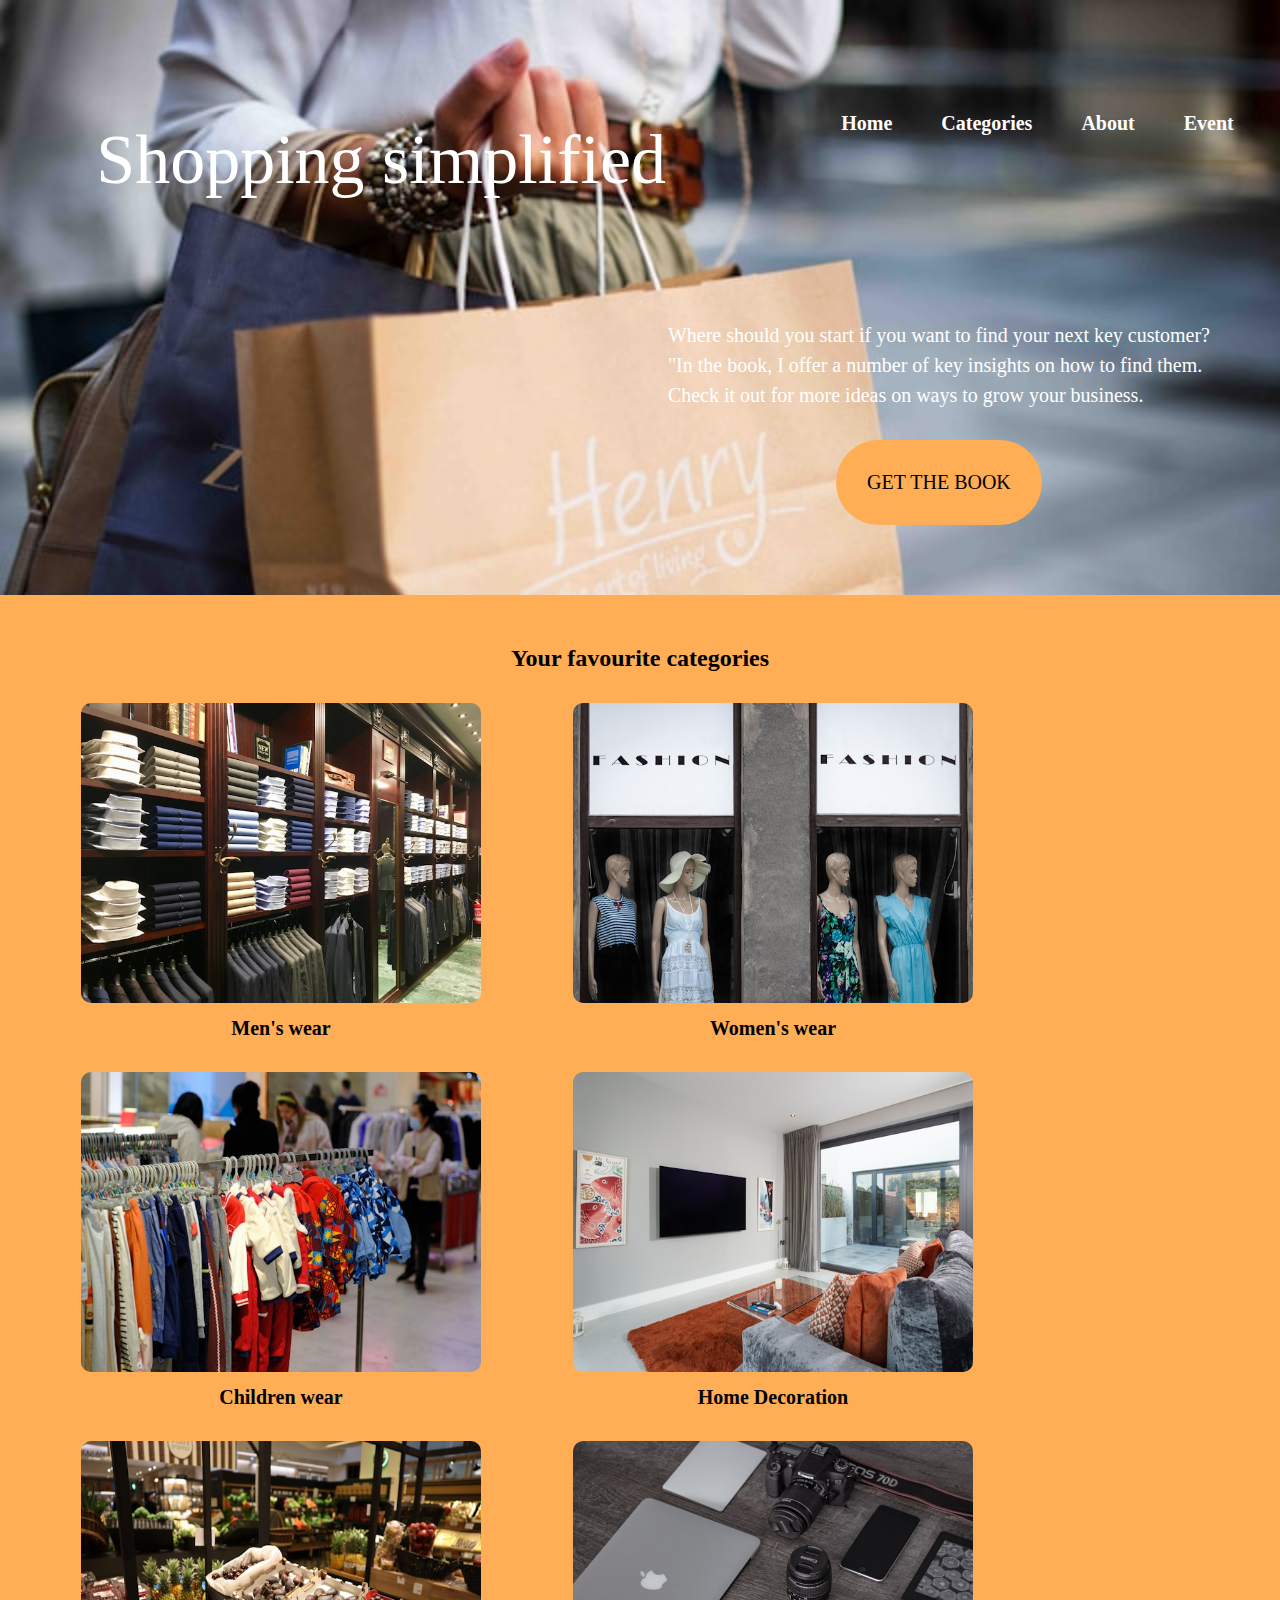
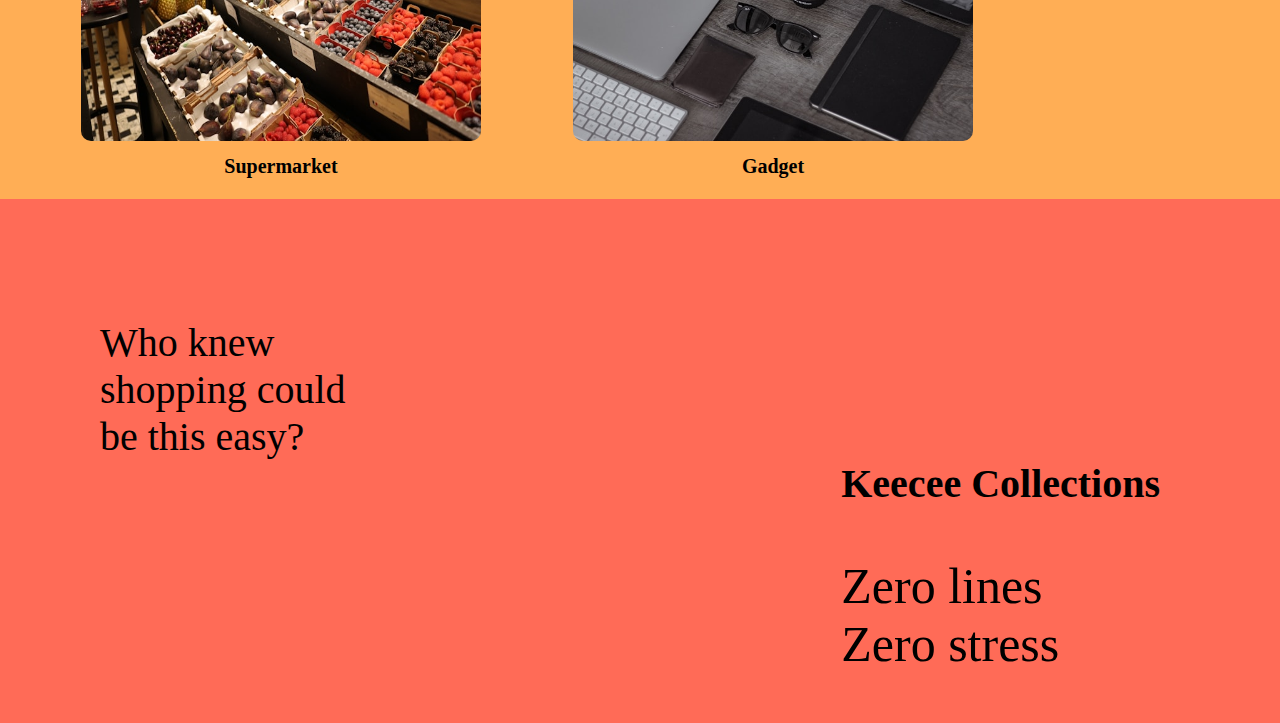
<file: shopping_page.html>
<!DOCTYPE html>
<html>
<head>
    <meta charset="UTF-8" />
    <meta name="viewport" content="width=device-width, initial-scale=1.0">
    <link rel="stylesheet" href="shopping_page.css">
    <title>E-commerce</title>
</head>
<body>
    <div class="header">
        <div class="head">
            <h1>Shopping simplified</h1>
        <nav>
            <div class="navbar">
                <a href="first_page.html">Home</a>
                <a href="categories.html">Categories</a>
                <a href="categories.html#description">About</a>
                <a href="#">Event</a>
            </div>
        </nav>
    </div>
        
            
    <div class="advice">
        <p>Where should you start if you want to find your next key customer? <br>
            "In the book, I offer a number of key insights on how to find them. <br>
            Check it out for more ideas on ways to grow your business.</p>
            <button> <a href="#"> GET THE BOOK</a></button>
    </div>
    </div>
    <div class="categories">
        <h2>Your favourite categories</h2>
    <div class="gallery">
        <a href="categories.html#man"> <img src="image/suit.jpg"> </a>
        <div class="desc"> Men's wear</div>
    </div>
    <div class="gallery">
        <a href="categories.html#woman"> <img src="image/women_wear.jpg"> </a>
        <div class="desc">Women's wear</div>
    </div>
    <div class="gallery">
        <a href="categories.html#child"> <img src="image/children_wear.jpg"> </a>
        <div class="desc">Children wear</div>
    </div>
    <div class="gallery">
        <a href="categories.html#decoration"> <img src="image/home_decoration.jpg"> </a>
        <div class="desc">Home Decoration</div>
    </div>
    <div class="gallery">
        <a href="categories.html#market"> <img src="image/fruits.jpg"> </a>
        <div class="desc">Supermarket</div>
    </div>
    <div class="gallery">
        <a href="categories.html#appliances"> <img src="image/gadget.jpg"> </a>
        <div class="desc">Gadget</div>
    </div>
    </div>

    <div class="fact">
        <p id="question">Who knew
            <br> shopping could
            <br> be this easy?
        </p>
            <div class="brand">
                <h3>Keecee Collections</h3>
                <p>Zero <b>lines</b> </p>
                <p>Zero <b>stress</b> </p>
            </div>
    </div>
    
</body>
</html>
</file>
<file: shopping_page.css>
*{
    padding: 0;
    margin: 0;
}
.header{
    background-image: url(image/jacek-dylag-jo8C9bt3uo8-unsplash.jpg);
    background-repeat: no-repeat;
    background-size: cover;
    overflow: hidden;
    color: white;
}
.head{
    display: flex;
    justify-content: space-evenly;
    align-items: center;
    gap: 70px;
}
img{
    width: 400px;
    height: 300px;
}
h1{
    font-size: 70px;
    font-weight: normal;
    margin-top: 70px;
    padding: 50px;
}
.advice{
    justify-self: right;
    padding: 70px;
    font-size: 20px;
    line-height: 30px;
}
button{
    border: 1px solid transparent;
    border-radius: 50px;
    background-color: #ffae55;
    padding: 30px;
    font-size: 20px;
    font-family: cambria;
    justify-self: center;
    display: flex;
    margin-top: 30px;
}
button a{
    text-decoration: none;
    color: black;
}
button a:hover{
    color: white;
}
h2{
    text-align: center;
    margin-bottom: 20px;
}
.gallery{
    border: 1px solid transparent;
    float: left;
    padding: 10px;
    margin-left: 70px;
}
.desc{
    text-align: center;
    padding: 10px;
    font-size: 20px;
}
.categories{
    padding-top: 50px;
    font-weight: bold;
    font-family: cambria;
    background-color: #ffae55;
    overflow: hidden;
}
.fact{
    padding: 50px;
    background-color: #ff6b57;
}
.brand{
    justify-self: right;
    margin-right: 70px;
}
.brand h3{
    font-size: 40px;
    margin-bottom: 50px;
}
.brand p{
    font-size: 50px;
}
.brand p b{
    font-family: calibri;
    font-weight: 500;
}
#question{
    font-size: 40px;
    font-family: calibri;
    margin-left: 50px;
    margin-top: 70px;
}
.navbar{
    display: flex;
    justify-content: center;
    align-items: center;
    gap: 40px;
}
.navbar a{
    margin-left: 9px;
    font-weight: 700;
    transition: 0.3s ease;
    border-bottom: 3px solid transparent;
    text-decoration: none;
    color: white;
    font-size: 20px;
}
.navbar a:hover{
    border-bottom: 3px solid white;
}
.gallery img{
    border-radius: 10px;
}
.gallery img:hover{
    box-shadow: 0 0 20px rgba(0, 0, 0, 0.5);
    transition: 0.3s ease;
}
</file>
<file: styles.css>
/* Reset and Base Styles */
* {
  margin: 0;
  padding: 0;
  box-sizing: border-box;
}

html {
  scroll-behavior: smooth;
}

body {
  font-family: "Poppins", sans-serif;
  line-height: 1.6;
  color: #333;
  overflow-x: hidden;
}

.container {
  max-width: 1200px;
  margin: 0 auto;
  padding: 0 20px;
}

/* Navigation */
.navbar {
  position: fixed;
  top: 0;
  width: 100%;
  background: rgba(255, 255, 255, 0.95);
  backdrop-filter: blur(10px);
  z-index: 1000;
  transition: all 0.3s ease;
}

.navbar.scrolled {
  background: rgba(255, 255, 255, 0.98);
  box-shadow: 0 2px 20px rgba(0, 0, 0, 0.1);
}

.nav-container {
  max-width: 1200px;
  margin: 0 auto;
  padding: 0 20px;
  display: flex;
  justify-content: space-between;
  align-items: center;
  height: 80px;
}

.nav-logo h1 {
  font-size: 2rem;
  font-weight: 700;
  color: #ff6b35;
  margin: 0;
}

.nav-logo span {
  font-size: 0.9rem;
  color: #666;
  font-weight: 400;
}

.nav-menu {
  display: flex;
  list-style: none;
  gap: 2rem;
}

.nav-link {
  text-decoration: none;
  color: #333;
  font-weight: 500;
  transition: color 0.3s ease;
  position: relative;
}

.nav-link:hover {
  color: #ff6b35;
}

.nav-link::after {
  content: "";
  position: absolute;
  bottom: -5px;
  left: 0;
  width: 0;
  height: 2px;
  background: #ff6b35;
  transition: width 0.3s ease;
}

.nav-link:hover::after {
  width: 100%;
}

.shop-link {
  background: #ff6b35;
  color: white !important;
  padding: 0.5rem 1rem;
  border-radius: 25px;
  transition: all 0.3s ease;
}

.shop-link:hover {
  background: #e55a2b;
  transform: translateY(-2px);
}

.shop-link::after {
  display: none;
}

.hamburger {
  display: none;
  flex-direction: column;
  cursor: pointer;
}

.bar {
  width: 25px;
  height: 3px;
  background: #333;
  margin: 3px 0;
  transition: 0.3s;
}

/* Hero Section */
.hero {
  min-height: 100vh;
  background: linear-gradient(135deg, #ff6b35 0%, #f7931e 100%);
  display: flex;
  align-items: center;
  position: relative;
  overflow: hidden;
}

.hero::before {
  content: "";
  position: absolute;
  top: 0;
  left: 0;
  right: 0;
  bottom: 0;
  background: url('data:image/svg+xml,<svg xmlns="http://www.w3.org/2000/svg" viewBox="0 0 1000 1000"><polygon fill="rgba(255,255,255,0.05)" points="0,1000 1000,0 1000,1000"/></svg>');
  background-size: cover;
}

.hero-container {
  max-width: 1200px;
  margin: 0 auto;
  padding: 0 20px;
  position: relative;
  z-index: 2;
}

.hero-content {
  display: grid;
  grid-template-columns: 1fr 1fr;
  gap: 4rem;
  align-items: center;
  min-height: 80vh;
}

.hero-text {
  color: white;
}

.hero-subtitle {
  font-size: 1.2rem;
  font-weight: 300;
  margin-bottom: 1rem;
  opacity: 0.9;
}

.hero-title {
  font-size: 3.5rem;
  font-weight: 700;
  line-height: 1.2;
  margin-bottom: 1.5rem;
}

.hero-description {
  font-size: 1.1rem;
  line-height: 1.8;
  margin-bottom: 2.5rem;
  opacity: 0.9;
}

.hero-buttons {
  display: flex;
  gap: 1rem;
  margin-bottom: 3rem;
}

.btn-primary,
.btn-secondary {
  display: inline-flex;
  align-items: center;
  gap: 0.5rem;
  padding: 1rem 2rem;
  border-radius: 50px;
  text-decoration: none;
  font-weight: 600;
  transition: all 0.3s ease;
  border: 2px solid transparent;
}

.btn-primary {
  background: white;
  color: #ff6b35;
}

.btn-primary:hover {
  background: transparent;
  color: white;
  border-color: white;
  transform: translateY(-2px);
}

.btn-secondary {
  background: transparent;
  color: white;
  border-color: white;
}

.btn-secondary:hover {
  background: white;
  color: #ff6b35;
  transform: translateY(-2px);
}

.hero-stats {
  display: flex;
  gap: 2rem;
}

.stat {
  text-align: center;
}

.stat h3 {
  font-size: 2rem;
  font-weight: 700;
  margin-bottom: 0.5rem;
}

.stat p {
  font-size: 0.9rem;
  opacity: 0.8;
}

.hero-image {
  position: relative;
  display: flex;
  justify-content: center;
  align-items: center;
}

.image-container {
  position: relative;
  width: 400px;
  height: 400px;
}

.main-image {
  width: 100%;
  height: 100%;
  border-radius: 50%;
  object-fit: cover;
  border: 5px dashed rgba(255, 255, 255, 0.3);
  animation: rotate 20s linear infinite;
}

@keyframes rotate {
  from {
    transform: rotate(0deg);
  }
  to {
    transform: rotate(360deg);
  }
}

.floating-card {
  position: absolute;
  background: white;
  padding: 1rem 1.5rem;
  border-radius: 15px;
  box-shadow: 0 10px 30px rgba(0, 0, 0, 0.1);
  display: flex;
  align-items: center;
  gap: 0.5rem;
  font-weight: 600;
  color: #333;
  animation: float 3s ease-in-out infinite;
}

.floating-card i {
  color: #ff6b35;
  font-size: 1.2rem;
}

.card-1 {
  top: 10%;
  right: -10%;
  animation-delay: 0s;
}

.card-2 {
  bottom: 30%;
  left: -15%;
  animation-delay: 1s;
}

.card-3 {
  bottom: 10%;
  right: 10%;
  animation-delay: 2s;
}

@keyframes float {
  0%,
  100% {
    transform: translateY(0px);
  }
  50% {
    transform: translateY(-10px);
  }
}

.scroll-indicator {
  position: absolute;
  bottom: 2rem;
  left: 50%;
  transform: translateX(-50%);
  color: white;
  animation: bounce 2s infinite;
}

.scroll-arrow {
  font-size: 1.5rem;
  opacity: 0.7;
}

@keyframes bounce {
  0%,
  20%,
  50%,
  80%,
  100% {
    transform: translateX(-50%) translateY(0);
  }
  40% {
    transform: translateX(-50%) translateY(-10px);
  }
  60% {
    transform: translateX(-50%) translateY(-5px);
  }
}

/* Features Section */
.features {
  padding: 6rem 0;
  background: #f8f9fa;
}

.section-header {
  text-align: center;
  margin-bottom: 4rem;
}

.section-header h2 {
  font-size: 2.5rem;
  font-weight: 700;
  color: #333;
  margin-bottom: 1rem;
}

.section-header p {
  font-size: 1.1rem;
  color: #666;
  max-width: 600px;
  margin: 0 auto;
}

.features-grid {
  display: grid;
  grid-template-columns: repeat(auto-fit, minmax(250px, 1fr));
  gap: 2rem;
}

.feature-card {
  background: white;
  padding: 2.5rem 2rem;
  border-radius: 15px;
  text-align: center;
  box-shadow: 0 5px 15px rgba(0, 0, 0, 0.08);
  transition: transform 0.3s ease, box-shadow 0.3s ease;
}

.feature-card:hover {
  transform: translateY(-5px);
  box-shadow: 0 15px 30px rgba(0, 0, 0, 0.15);
}

.feature-icon {
  width: 80px;
  height: 80px;
  background: linear-gradient(135deg, #ff6b35, #f7931e);
  border-radius: 50%;
  display: flex;
  align-items: center;
  justify-content: center;
  margin: 0 auto 1.5rem;
  font-size: 2rem;
  color: white;
}

.feature-card h3 {
  font-size: 1.3rem;
  font-weight: 600;
  margin-bottom: 1rem;
  color: #333;
}

.feature-card p {
  color: #666;
  line-height: 1.6;
}

/* Categories Preview */
.categories-preview {
  padding: 6rem 0;
  background: white;
}

.categories-grid {
  display: grid;
  grid-template-columns: repeat(auto-fit, minmax(280px, 1fr));
  gap: 2rem;
}

.category-card {
  position: relative;
  border-radius: 15px;
  overflow: hidden;
  height: 300px;
  cursor: pointer;
  transition: transform 0.3s ease;
}

.category-card:hover {
  transform: scale(1.05);
}

.category-card img {
  width: 100%;
  height: 100%;
  object-fit: cover;
  transition: transform 0.3s ease;
}

.category-card:hover img {
  transform: scale(1.1);
}

.category-overlay {
  position: absolute;
  top: 0;
  left: 0;
  right: 0;
  bottom: 0;
  background: linear-gradient(45deg, rgba(255, 107, 53, 0.8), rgba(247, 147, 30, 0.8));
  display: flex;
  flex-direction: column;
  justify-content: center;
  align-items: center;
  color: white;
  text-align: center;
  opacity: 0;
  transition: opacity 0.3s ease;
}

.category-card:hover .category-overlay {
  opacity: 1;
}

.category-overlay h3 {
  font-size: 1.5rem;
  font-weight: 600;
  margin-bottom: 0.5rem;
}

.category-overlay p {
  margin-bottom: 1rem;
  opacity: 0.9;
}

.category-link {
  background: white;
  color: #ff6b35;
  padding: 0.5rem 1.5rem;
  border-radius: 25px;
  text-decoration: none;
  font-weight: 600;
  transition: all 0.3s ease;
}

.category-link:hover {
  background: #ff6b35;
  color: white;
}

/* Newsletter Section */
.newsletter {
  padding: 4rem 0;
  background: linear-gradient(135deg, #2c3e50, #34495e);
  color: white;
}

.newsletter-content {
  display: grid;
  grid-template-columns: 1fr 1fr;
  gap: 3rem;
  align-items: center;
}

.newsletter-text h2 {
  font-size: 2.5rem;
  font-weight: 700;
  margin-bottom: 1rem;
}

.newsletter-text p {
  font-size: 1.1rem;
  opacity: 0.9;
}

.newsletter-form {
  max-width: 400px;
}

.input-group {
  display: flex;
  background: white;
  border-radius: 50px;
  overflow: hidden;
  box-shadow: 0 5px 15px rgba(0, 0, 0, 0.1);
}

.input-group input {
  flex: 1;
  padding: 1rem 1.5rem;
  border: none;
  outline: none;
  font-size: 1rem;
}

.input-group button {
  background: #ff6b35;
  color: white;
  border: none;
  padding: 1rem 2rem;
  font-weight: 600;
  cursor: pointer;
  transition: background 0.3s ease;
  display: flex;
  align-items: center;
  gap: 0.5rem;
}

.input-group button:hover {
  background: #e55a2b;
}

/* Footer */
.footer {
  background: #1a1a1a;
  color: white;
  padding: 3rem 0 1rem;
}

.footer-content {
  display: grid;
  grid-template-columns: 2fr 1fr 1fr 1fr;
  gap: 3rem;
  margin-bottom: 2rem;
}

.footer-logo h3 {
  color: #ff6b35;
  font-size: 1.5rem;
  margin-bottom: 1rem;
}

.footer-logo p {
  color: #ccc;
  line-height: 1.6;
  margin-bottom: 1.5rem;
}

.social-links {
  display: flex;
  gap: 1rem;
}

.social-links a {
  width: 40px;
  height: 40px;
  background: #333;
  color: white;
  display: flex;
  align-items: center;
  justify-content: center;
  border-radius: 50%;
  text-decoration: none;
  transition: all 0.3s ease;
}

.social-links a:hover {
  background: #ff6b35;
  transform: translateY(-2px);
}

.footer-section h4 {
  color: #ff6b35;
  margin-bottom: 1rem;
  font-size: 1.1rem;
}

.footer-section ul {
  list-style: none;
}

.footer-section ul li {
  margin-bottom: 0.5rem;
}

.footer-section ul li a {
  color: #ccc;
  text-decoration: none;
  transition: color 0.3s ease;
}

.footer-section ul li a:hover {
  color: #ff6b35;
}

.contact-info p {
  color: #ccc;
  margin-bottom: 0.5rem;
  display: flex;
  align-items: center;
  gap: 0.5rem;
}

.contact-info i {
  color: #ff6b35;
  width: 16px;
}

.footer-bottom {
  border-top: 1px solid #333;
  padding-top: 2rem;
  display: flex;
  justify-content: space-between;
  align-items: center;
  color: #ccc;
}

.footer-links {
  display: flex;
  gap: 2rem;
}

.footer-links a {
  color: #ccc;
  text-decoration: none;
  transition: color 0.3s ease;
}

.footer-links a:hover {
  color: #ff6b35;
}

/* Back to Top Button */
.back-to-top {
  position: fixed;
  bottom: 2rem;
  right: 2rem;
  width: 50px;
  height: 50px;
  background: #ff6b35;
  color: white;
  border: none;
  border-radius: 50%;
  cursor: pointer;
  font-size: 1.2rem;
  opacity: 0;
  visibility: hidden;
  transition: all 0.3s ease;
  z-index: 1000;
}

.back-to-top.show {
  opacity: 1;
  visibility: visible;
}

.back-to-top:hover {
  background: #e55a2b;
  transform: translateY(-2px);
}

/* Responsive Design */
@media (max-width: 768px) {
  .hamburger {
    display: flex;
  }

  .nav-menu {
    position: fixed;
    left: -100%;
    top: 80px;
    flex-direction: column;
    background: white;
    width: 100%;
    text-align: center;
    transition: 0.3s;
    box-shadow: 0 10px 27px rgba(0, 0, 0, 0.05);
    padding: 2rem 0;
  }

  .nav-menu.active {
    left: 0;
  }

  .hero-content {
    grid-template-columns: 1fr;
    gap: 2rem;
    text-align: center;
  }

  .hero-title {
    font-size: 2.5rem;
  }

  .hero-buttons {
    justify-content: center;
    flex-wrap: wrap;
  }

  .hero-stats {
    justify-content: center;
  }

  .image-container {
    width: 300px;
    height: 300px;
  }

  .floating-card {
    position: static;
    margin: 1rem;
    animation: none;
  }

  .newsletter-content {
    grid-template-columns: 1fr;
    text-align: center;
  }

  .footer-content {
    grid-template-columns: 1fr;
    gap: 2rem;
  }

  .footer-bottom {
    flex-direction: column;
    gap: 1rem;
    text-align: center;
  }
}

@media (max-width: 480px) {
  .hero-title {
    font-size: 2rem;
  }

  .section-header h2 {
    font-size: 2rem;
  }

  .newsletter-text h2 {
    font-size: 2rem;
  }

  .input-group {
    flex-direction: column;
    border-radius: 15px;
  }

  .input-group button {
    border-radius: 0 0 15px 15px;
  }
}

/* Animation Classes */
.fade-in {
  opacity: 0;
  transform: translateY(30px);
  transition: all 0.6s ease;
}

.fade-in.visible {
  opacity: 1;
  transform: translateY(0);
}

.slide-in-left {
  opacity: 0;
  transform: translateX(-50px);
  transition: all 0.6s ease;
}

.slide-in-left.visible {
  opacity: 1;
  transform: translateX(0);
}

.slide-in-right {
  opacity: 0;
  transform: translateX(50px);
  transition: all 0.6s ease;
}

.slide-in-right.visible {
  opacity: 1;
  transform: translateX(0);
}
</file>
<file: add-to-cart.css>
/* Reset and Base Styles */
* {
  margin: 0;
  padding: 0;
  box-sizing: border-box;
}

body {
  font-family: "Arial", sans-serif;
  line-height: 1.6;
  color: #333;
  background-color: #f8f9fa;
}

.container {
  max-width: 1200px;
  margin: 0 auto;
  padding: 0 20px;
}

/* Header Styles */
.header {
  background: linear-gradient(135deg, #667eea 0%, #764ba2 100%);
  color: white;
  padding: 1rem 0;
  position: sticky;
  top: 0;
  z-index: 1000;
  box-shadow: 0 2px 10px rgba(0, 0, 0, 0.1);
}

.header-content {
  display: flex;
  justify-content: space-between;
  align-items: center;
  flex-wrap: wrap;
}

.logo-section {
  display: flex;
  align-items: center;
  gap: 15px;
}

.logo-image img {
  width: 50px;
  height: 50px;
  border-radius: 50%;
  object-fit: cover;
}

.logo-text h1 {
  font-size: 1.8rem;
  font-weight: bold;
  margin: 0;
}

.logo-text h2 {
  font-size: 1rem;
  font-weight: normal;
  margin: 0;
  opacity: 0.9;
}

.navbar {
  display: flex;
  gap: 2rem;
}

.navbar a {
  color: white;
  text-decoration: none;
  font-weight: 500;
  transition: all 0.3s ease;
  padding: 0.5rem 1rem;
  border-radius: 5px;
}

.navbar a:hover {
  background: rgba(255, 255, 255, 0.2);
  transform: translateY(-2px);
}

.header-actions {
  display: flex;
  align-items: center;
  gap: 1rem;
}

.cart-icon {
  position: relative;
}

.cart-icon a {
  color: white;
  font-size: 1.5rem;
  text-decoration: none;
  transition: all 0.3s ease;
}

.cart-icon a:hover {
  transform: scale(1.1);
}

.cart-count {
  position: absolute;
  top: -8px;
  right: -8px;
  background: #ff4757;
  color: white;
  border-radius: 50%;
  width: 20px;
  height: 20px;
  display: flex;
  align-items: center;
  justify-content: center;
  font-size: 0.8rem;
  font-weight: bold;
}

.mobile-menu-btn {
  display: none;
  background: none;
  border: none;
  color: white;
  font-size: 1.5rem;
  cursor: pointer;
}

.mobile-menu {
  display: none;
  flex-direction: column;
  gap: 1rem;
  margin-top: 1rem;
  padding-top: 1rem;
  border-top: 1px solid rgba(255, 255, 255, 0.2);
}

.mobile-menu a {
  color: white;
  text-decoration: none;
  padding: 0.5rem 0;
  transition: all 0.3s ease;
}

.mobile-menu a:hover {
  padding-left: 1rem;
}

/* Breadcrumb */
.breadcrumb {
  background: white;
  padding: 1rem 0;
  border-bottom: 1px solid #e9ecef;
}

.breadcrumb-nav {
  display: flex;
  align-items: center;
  gap: 0.5rem;
  font-size: 0.9rem;
}

.breadcrumb-nav a {
  color: #6c757d;
  text-decoration: none;
  transition: color 0.3s ease;
}

.breadcrumb-nav a:hover {
  color: #667eea;
}

.separator {
  color: #6c757d;
}

.current {
  color: #667eea;
  font-weight: 500;
}

/* Main Cart Content */
.cart-main {
  padding: 2rem 0;
  min-height: 60vh;
}

.cart-header {
  display: flex;
  justify-content: space-between;
  align-items: center;
  margin-bottom: 2rem;
  flex-wrap: wrap;
  gap: 1rem;
}

.cart-header h1 {
  font-size: 2rem;
  color: #333;
  display: flex;
  align-items: center;
  gap: 0.5rem;
}

.clear-cart-btn {
  background: #dc3545;
  color: white;
  border: none;
  padding: 0.8rem 1.5rem;
  border-radius: 8px;
  font-weight: 500;
  cursor: pointer;
  transition: all 0.3s ease;
  display: flex;
  align-items: center;
  gap: 0.5rem;
}

.clear-cart-btn:hover {
  background: #c82333;
  transform: translateY(-2px);
  box-shadow: 0 4px 12px rgba(220, 53, 69, 0.3);
}

/* Empty Cart */
.empty-cart {
  background: white;
  border-radius: 12px;
  padding: 4rem 2rem;
  text-align: center;
  box-shadow: 0 4px 20px rgba(0, 0, 0, 0.1);
}

.empty-cart-icon {
  font-size: 4rem;
  color: #6c757d;
  margin-bottom: 1.5rem;
}

.empty-cart h2 {
  font-size: 1.8rem;
  color: #333;
  margin-bottom: 0.5rem;
}

.empty-cart p {
  color: #6c757d;
  margin-bottom: 2rem;
  font-size: 1.1rem;
}

.continue-shopping-btn {
  background: linear-gradient(135deg, #667eea 0%, #764ba2 100%);
  color: white;
  text-decoration: none;
  padding: 1rem 2rem;
  border-radius: 8px;
  font-weight: 500;
  display: inline-flex;
  align-items: center;
  gap: 0.5rem;
  transition: all 0.3s ease;
}

.continue-shopping-btn:hover {
  transform: translateY(-2px);
  box-shadow: 0 6px 20px rgba(102, 126, 234, 0.4);
}

/* Cart Layout */
.cart-layout {
  display: grid;
  grid-template-columns: 2fr 1fr;
  gap: 2rem;
}

/* Cart Items Section */
.cart-items-section {
  background: white;
  border-radius: 12px;
  padding: 1.5rem;
  box-shadow: 0 4px 20px rgba(0, 0, 0, 0.1);
  height: fit-content;
}

.cart-items-header {
  display: flex;
  justify-content: space-between;
  align-items: center;
  margin-bottom: 1.5rem;
  padding-bottom: 1rem;
  border-bottom: 1px solid #e9ecef;
}

.cart-items-header h3 {
  font-size: 1.3rem;
  color: #333;
}

.items-count {
  color: #6c757d;
  font-size: 0.9rem;
}

/* Cart Item */
.cart-item {
  display: grid;
  grid-template-columns: 80px 1fr auto auto auto;
  gap: 1rem;
  align-items: center;
  padding: 1rem 0;
  border-bottom: 1px solid #f8f9fa;
}

.cart-item:last-child {
  border-bottom: none;
}

.item-image {
  width: 80px;
  height: 80px;
  border-radius: 8px;
  overflow: hidden;
}

.item-image img {
  width: 100%;
  height: 100%;
  object-fit: cover;
}

.item-details h4 {
  font-size: 1rem;
  color: #333;
  margin-bottom: 0.25rem;
}

.item-details .item-price {
  color: #667eea;
  font-weight: 600;
  font-size: 1.1rem;
}

.quantity-controls {
  display: flex;
  align-items: center;
  border: 1px solid #e9ecef;
  border-radius: 6px;
  overflow: hidden;
}

.quantity-btn {
  background: #f8f9fa;
  border: none;
  padding: 0.5rem 0.8rem;
  cursor: pointer;
  font-weight: 600;
  transition: all 0.3s ease;
}

.quantity-btn:hover {
  background: #667eea;
  color: white;
}

.quantity-input {
  border: none;
  padding: 0.5rem;
  width: 50px;
  text-align: center;
  font-weight: 500;
}

.item-total {
  font-weight: 600;
  color: #333;
  font-size: 1.1rem;
}

.remove-item {
  background: #dc3545;
  color: white;
  border: none;
  padding: 0.5rem;
  border-radius: 50%;
  cursor: pointer;
  transition: all 0.3s ease;
  width: 35px;
  height: 35px;
  display: flex;
  align-items: center;
  justify-content: center;
}

.remove-item:hover {
  background: #c82333;
  transform: scale(1.1);
}

/* Cart Summary Section */
.cart-summary-section {
  display: flex;
  flex-direction: column;
  gap: 1.5rem;
}

.cart-summary {
  background: white;
  border-radius: 12px;
  padding: 1.5rem;
  box-shadow: 0 4px 20px rgba(0, 0, 0, 0.1);
  height: fit-content;
}

.cart-summary h3 {
  font-size: 1.3rem;
  color: #333;
  margin-bottom: 1.5rem;
  padding-bottom: 1rem;
  border-bottom: 1px solid #e9ecef;
}

.summary-details {
  margin-bottom: 1.5rem;
}

.summary-row {
  display: flex;
  justify-content: space-between;
  align-items: center;
  margin-bottom: 0.8rem;
  font-size: 1rem;
}

.summary-row.discount-row {
  color: #28a745;
}

.summary-divider {
  height: 1px;
  background: #e9ecef;
  margin: 1rem 0;
}

.total-row {
  font-weight: 700;
  font-size: 1.2rem;
  color: #333;
}

/* Promo Section */
.promo-section {
  margin-bottom: 1.5rem;
}

.promo-input-group {
  display: flex;
  gap: 0.5rem;
  margin-bottom: 0.5rem;
}

.promo-input-group input {
  flex: 1;
  padding: 0.8rem;
  border: 1px solid #e9ecef;
  border-radius: 6px;
  font-size: 0.9rem;
}

.apply-promo-btn {
  background: #28a745;
  color: white;
  border: none;
  padding: 0.8rem 1.2rem;
  border-radius: 6px;
  font-weight: 500;
  cursor: pointer;
  transition: all 0.3s ease;
}

.apply-promo-btn:hover {
  background: #218838;
}

.promo-message {
  font-size: 0.85rem;
  margin-top: 0.5rem;
}

.promo-message.success {
  color: #28a745;
}

.promo-message.error {
  color: #dc3545;
}

/* Checkout Button */
.checkout-btn {
  width: 100%;
  background: linear-gradient(135deg, #667eea 0%, #764ba2 100%);
  color: white;
  border: none;
  padding: 1.2rem;
  border-radius: 8px;
  font-size: 1.1rem;
  font-weight: 600;
  cursor: pointer;
  transition: all 0.3s ease;
  display: flex;
  align-items: center;
  justify-content: center;
  gap: 0.5rem;
  margin-bottom: 1rem;
}

.checkout-btn:hover {
  transform: translateY(-2px);
  box-shadow: 0 6px 20px rgba(102, 126, 234, 0.4);
}

.continue-shopping-link {
  display: flex;
  align-items: center;
  justify-content: center;
  gap: 0.5rem;
  color: #6c757d;
  text-decoration: none;
  font-size: 0.9rem;
  transition: color 0.3s ease;
}

.continue-shopping-link:hover {
  color: #667eea;
}

/* Payment Methods */
.payment-methods {
  background: white;
  border-radius: 12px;
  padding: 1.5rem;
  box-shadow: 0 4px 20px rgba(0, 0, 0, 0.1);
  text-align: center;
}

.payment-methods h4 {
  font-size: 1rem;
  color: #333;
  margin-bottom: 1rem;
}

.payment-icons {
  display: flex;
  justify-content: center;
  gap: 1rem;
  font-size: 1.8rem;
  color: #6c757d;
}

/* Modal Styles */
.modal-overlay {
  position: fixed;
  top: 0;
  left: 0;
  width: 100%;
  height: 100%;
  background: rgba(0, 0, 0, 0.5);
  display: flex;
  align-items: center;
  justify-content: center;
  z-index: 2000;
  opacity: 0;
  visibility: hidden;
  transition: all 0.3s ease;
}

.modal-overlay.show {
  opacity: 1;
  visibility: visible;
}

.modal-content {
  background: white;
  border-radius: 12px;
  box-shadow: 0 10px 40px rgba(0, 0, 0, 0.2);
  max-width: 600px;
  width: 90%;
  max-height: 90vh;
  overflow-y: auto;
  transform: scale(0.9);
  transition: transform 0.3s ease;
}

.modal-overlay.show .modal-content {
  transform: scale(1);
}

.modal-header {
  display: flex;
  justify-content: space-between;
  align-items: center;
  padding: 1.5rem;
  border-bottom: 1px solid #e9ecef;
}

.modal-header h3 {
  font-size: 1.3rem;
  color: #333;
  display: flex;
  align-items: center;
  gap: 0.5rem;
}

.close-modal {
  background: none;
  border: none;
  font-size: 1.5rem;
  cursor: pointer;
  color: #6c757d;
  transition: color 0.3s ease;
}

.close-modal:hover {
  color: #dc3545;
}

.modal-body {
  padding: 1.5rem;
}

/* Form Styles */
.form-section {
  margin-bottom: 2rem;
}

.form-section h4 {
  font-size: 1.1rem;
  color: #333;
  margin-bottom: 1rem;
  display: flex;
  align-items: center;
  gap: 0.5rem;
}

.form-row {
  display: grid;
  grid-template-columns: 1fr 1fr;
  gap: 1rem;
}

.form-group {
  margin-bottom: 1rem;
}

.form-group label {
  display: block;
  font-size: 0.9rem;
  font-weight: 500;
  color: #333;
  margin-bottom: 0.5rem;
}

.form-group input,
.form-group select,
.form-group textarea {
  width: 100%;
  padding: 0.8rem;
  border: 1px solid #e9ecef;
  border-radius: 6px;
  font-size: 1rem;
  transition: border-color 0.3s ease;
}

.form-group input:focus,
.form-group select:focus,
.form-group textarea:focus {
  outline: none;
  border-color: #667eea;
  box-shadow: 0 0 0 3px rgba(102, 126, 234, 0.1);
}

/* Payment Options */
.payment-options {
  display: grid;
  grid-template-columns: 1fr 1fr;
  gap: 1rem;
}

.payment-option {
  display: flex;
  align-items: center;
  padding: 1rem;
  border: 1px solid #e9ecef;
  border-radius: 8px;
  cursor: pointer;
  transition: all 0.3s ease;
}

.payment-option:hover {
  border-color: #667eea;
  background: rgba(102, 126, 234, 0.05);
}

.payment-option input[type="radio"] {
  margin-right: 0.8rem;
  accent-color: #667eea;
}

.payment-option-content {
  display: flex;
  align-items: center;
  gap: 0.5rem;
}

.payment-option-content i {
  font-size: 1.2rem;
  color: #667eea;
}

/* Modal Order Summary */
.modal-order-summary {
  background: #f8f9fa;
  border-radius: 8px;
  padding: 1rem;
}

.modal-summary-items {
  margin-bottom: 1rem;
}

.modal-summary-item {
  display: flex;
  justify-content: space-between;
  align-items: center;
  padding: 0.5rem 0;
  font-size: 0.9rem;
}

.modal-summary-total {
  border-top: 1px solid #e9ecef;
  padding-top: 1rem;
}

/* Form Actions */
.form-actions {
  display: flex;
  gap: 1rem;
  justify-content: flex-end;
  margin-top: 2rem;
}

.cancel-btn {
  background: #6c757d;
  color: white;
  border: none;
  padding: 1rem 2rem;
  border-radius: 8px;
  font-weight: 500;
  cursor: pointer;
  transition: all 0.3s ease;
}

.cancel-btn:hover {
  background: #5a6268;
}

.place-order-btn {
  background: linear-gradient(135deg, #667eea 0%, #764ba2 100%);
  color: white;
  border: none;
  padding: 1rem 2rem;
  border-radius: 8px;
  font-weight: 600;
  cursor: pointer;
  transition: all 0.3s ease;
  display: flex;
  align-items: center;
  gap: 0.5rem;
}

.place-order-btn:hover {
  transform: translateY(-2px);
  box-shadow: 0 6px 20px rgba(102, 126, 234, 0.4);
}

/* Success Modal */
.success-modal {
  text-align: center;
  padding: 2rem;
}

.success-icon {
  font-size: 4rem;
  color: #28a745;
  margin-bottom: 1rem;
}

.success-content h3 {
  font-size: 1.8rem;
  color: #333;
  margin-bottom: 1rem;
}

.success-content p {
  color: #6c757d;
  margin-bottom: 2rem;
  line-height: 1.6;
}

.order-details {
  background: #f8f9fa;
  border-radius: 8px;
  padding: 1.5rem;
  margin-bottom: 2rem;
}

.order-info p {
  margin-bottom: 0.5rem;
  font-size: 1rem;
}

.success-actions {
  display: flex;
  justify-content: center;
}

/* Toast Notification */
.toast {
  position: fixed;
  top: 100px;
  right: 20px;
  background: white;
  border-radius: 8px;
  box-shadow: 0 4px 20px rgba(0, 0, 0, 0.15);
  padding: 1rem 1.5rem;
  z-index: 3000;
  transform: translateX(400px);
  transition: transform 0.3s ease;
  display: flex;
  align-items: center;
  gap: 1rem;
  border-left: 4px solid #28a745;
}

.toast.show {
  transform: translateX(0);
}

.toast.error {
  border-left-color: #dc3545;
}

.toast-content {
  display: flex;
  align-items: center;
  gap: 0.5rem;
}

.toast-icon {
  font-size: 1.2rem;
  color: #28a745;
}

.toast.error .toast-icon {
  color: #dc3545;
}

.toast-message {
  font-weight: 500;
  color: #333;
}

.toast-close {
  background: none;
  border: none;
  color: #6c757d;
  cursor: pointer;
  font-size: 1rem;
  transition: color 0.3s ease;
}

.toast-close:hover {
  color: #333;
}

/* Responsive Design */
@media (max-width: 768px) {
  .navbar {
    display: none;
  }

  .mobile-menu-btn {
    display: block;
  }

  .mobile-menu.show {
    display: flex;
  }

  .cart-layout {
    grid-template-columns: 1fr;
  }

  .cart-item {
    grid-template-columns: 60px 1fr;
    gap: 0.8rem;
  }

  .quantity-controls,
  .item-total,
  .remove-item {
    grid-column: 2;
    justify-self: start;
    margin-top: 0.5rem;
  }

  .form-row {
    grid-template-columns: 1fr;
  }

  .payment-options {
    grid-template-columns: 1fr;
  }

  .form-actions {
    flex-direction: column;
  }

  .cart-header {
    flex-direction: column;
    align-items: stretch;
  }

  .cart-header h1 {
    font-size: 1.5rem;
    text-align: center;
  }
}

@media (max-width: 480px) {
  .container {
    padding: 0 15px;
  }

  .modal-content {
    width: 95%;
    margin: 1rem;
  }

  .modal-body {
    padding: 1rem;
  }

  .empty-cart {
    padding: 2rem 1rem;
  }

  .toast {
    right: 10px;
    left: 10px;
    transform: translateY(-100px);
  }

  .toast.show {
    transform: translateY(0);
  }
}

/* Loading States */
.loading {
  opacity: 0.6;
  pointer-events: none;
}

.spinner {
  display: inline-block;
  width: 20px;
  height: 20px;
  border: 2px solid #f3f3f3;
  border-top: 2px solid #667eea;
  border-radius: 50%;
  animation: spin 1s linear infinite;
}

@keyframes spin {
  0% {
    transform: rotate(0deg);
  }
  100% {
    transform: rotate(360deg);
  }
}

/* Animation Classes */
.fade-in {
  opacity: 0;
  transform: translateY(20px);
  transition: all 0.6s ease;
}

.fade-in.visible {
  opacity: 1;
  transform: translateY(0);
}
</file>
<file: categories_style.css>
/* Reset and Base Styles */
* {
  margin: 0;
  padding: 0;
  box-sizing: border-box;
}

html {
  scroll-behavior: smooth;
}
body {
  font-family: "Segoe UI", Tahoma, Geneva, Verdana, sans-serif;
  line-height: 1.6;
  color: #333;
  background-color: #f8f9fa;
}

.container {
  max-width: 1200px;
  margin: 0 auto;
  padding: 0 20px;
}

/* Header Styles */
.header {
  background: #fff;
  box-shadow: 0 2px 10px rgba(0, 0, 0, 0.1);
  position: sticky;
  top: 0;
  z-index: 1000;
}

.header-content {
  display: flex;
  align-items: center;
  justify-content: space-between;
  padding: 1rem 0;
}

.logo-section {
  display: flex;
  align-items: center;
  gap: 1rem;
}

.logo-image img {
  width: 60px;
  height: 60px;
  border-radius: 50%;
  object-fit: cover;
}

.logo-text h1 {
  font-size: 2.5rem;
  font-weight: bold;
  color: #ff6b35;
  margin: 0;
}

.logo-text h2 {
  font-size: 1.2rem;
  color: #666;
  margin: 0;
  font-weight: normal;
}

.navbar {
  display: flex;
  gap: 2rem;
}

.navbar a {
  text-decoration: none;
  color: #333;
  font-weight: 600;
  font-size: 1.1rem;
  transition: color 0.3s ease;
  position: relative;
}

.navbar a:hover {
  color: #ff6b35;
}

.navbar a::after {
  content: "";
  position: absolute;
  bottom: -5px;
  left: 0;
  width: 0;
  height: 2px;
  background: #ff6b35;
  transition: width 0.3s ease;
}

.navbar a:hover::after {
  width: 100%;
}

.header-actions {
  display: flex;
  align-items: center;
  gap: 1rem;
}

.cart-icon {
  position: relative;
  cursor: pointer;
  font-size: 1.5rem;
  color: #333;
  transition: color 0.3s ease;
}

.cart-icon:hover {
  color: #ff6b35;
}
.cart-icon a {
  text-decoration: none;
  color: inherit;
}

.cart-count {
  position: absolute;
  top: -8px;
  right: -8px;
  background: #ff6b35;
  color: white;
  border-radius: 50%;
  width: 20px;
  height: 20px;
  display: flex;
  align-items: center;
  justify-content: center;
  font-size: 0.8rem;
  font-weight: bold;
}

.mobile-menu-btn {
  display: none;
  background: none;
  border: none;
  font-size: 1.5rem;
  cursor: pointer;
  color: #333;
}

.mobile-menu {
  display: none;
  flex-direction: column;
  gap: 1rem;
  padding: 1rem 0;
  border-top: 1px solid #eee;
}

.mobile-menu a {
  text-decoration: none;
  color: #333;
  font-weight: 600;
  padding: 0.5rem 0;
  transition: color 0.3s ease;
}

.mobile-menu a:hover {
  color: #ff6b35;
}

/* Main Content */
.main-content {
  padding: 2rem 0;
}

.product-section {
  margin-bottom: 4rem;
}

.section-title {
  text-align: center;
  font-size: 2.5rem;
  font-weight: bold;
  color: #333;
  margin-bottom: 3rem;
  padding: 1rem 2rem;
  border: 3px solid #333;
  display: inline-block;
  position: relative;
  left: 50%;
  transform: translateX(-50%);
  background: #fff;
  border-radius: 10px;
}

.product-grid {
  display: grid;
  grid-template-columns: repeat(auto-fit, minmax(280px, 1fr));
  gap: 2rem;
  margin-top: 2rem;
}

.product-card {
  background: #fff;
  border-radius: 15px;
  overflow: hidden;
  box-shadow: 0 5px 15px rgba(0, 0, 0, 0.1);
  transition: transform 0.3s ease, box-shadow 0.3s ease;
  position: relative;
}

.product-card:hover {
  transform: translateY(-5px);
  box-shadow: 0 10px 25px rgba(0, 0, 0, 0.15);
}

.product-image {
  position: relative;
  overflow: hidden;
  height: 250px;
}

.product-image img {
  width: 100%;
  height: 100%;
  object-fit: cover;
  transition: transform 0.3s ease;
}

.product-card:hover .product-image img {
  transform: scale(1.05);
}

.product-info {
  padding: 1.5rem;
}

.product-info h3 {
  font-size: 1.3rem;
  font-weight: 600;
  margin-bottom: 1rem;
  color: #333;
  line-height: 1.4;
}

.price-section {
  display: flex;
  align-items: center;
  gap: 1rem;
  margin-bottom: 1.5rem;
}

.current-price {
  font-size: 1.4rem;
  font-weight: bold;
  color: #ff6b35;
}

.old-price {
  font-size: 1rem;
  color: #999;
  text-decoration: line-through;
}

.add-to-cart-btn {
  width: 100%;
  background: #ff6b35;
  color: white;
  border: none;
  padding: 1rem;
  border-radius: 8px;
  font-size: 1rem;
  font-weight: 600;
  cursor: pointer;
  transition: all 0.3s ease;
  display: flex;
  align-items: center;
  justify-content: center;
  gap: 0.5rem;
}

.add-to-cart-btn:hover {
  background: #e55a2b;
  transform: translateY(-2px);
  box-shadow: 0 5px 15px rgba(255, 107, 53, 0.3);
}

.add-to-cart-btn:active {
  transform: translateY(0);
}

/* Footer */
.footer {
  background: linear-gradient(135deg, #2c3e50, #34495e);
  color: white;
  padding: 4rem 0 2rem;
  text-align: center;
}

.footer-content h2 {
  font-size: 2.5rem;
  margin-bottom: 1rem;
  line-height: 1.2;
}

.footer-content p {
  font-size: 1.2rem;
  margin-bottom: 2rem;
  color: #bdc3c7;
}

.signup-form {
  max-width: 400px;
  margin: 0 auto 2rem;
  display: flex;
  flex-direction: column;
  gap: 1rem;
}

.signup-form input {
  padding: 1rem;
  border: none;
  border-radius: 8px;
  font-size: 1rem;
  background: rgba(255, 255, 255, 0.1);
  color: white;
  backdrop-filter: blur(10px);
}

.signup-form input::placeholder {
  color: #bdc3c7;
}

.signup-form input:focus {
  outline: none;
  background: rgba(255, 255, 255, 0.2);
}

.signup-form button {
  padding: 1rem;
  background: #ff6b35;
  color: white;
  border: none;
  border-radius: 8px;
  font-size: 1.1rem;
  font-weight: 600;
  cursor: pointer;
  transition: background 0.3s ease;
}

.signup-form button:hover {
  background: #e55a2b;
}

.social-text {
  margin: 2rem 0 1rem;
  color: #bdc3c7;
}

.social-links {
  display: flex;
  justify-content: center;
  gap: 1rem;
  margin-bottom: 2rem;
}

.social-links a {
  display: flex;
  align-items: center;
  justify-content: center;
  width: 50px;
  height: 50px;
  background: rgba(255, 255, 255, 0.1);
  color: white;
  text-decoration: none;
  border-radius: 50%;
  font-size: 1.5rem;
  transition: all 0.3s ease;
}

.social-links a:hover {
  background: #ff6b35;
  transform: translateY(-3px);
}

.scroll-to-top {
  background: #ff6b35;
  color: white;
  border: none;
  width: 50px;
  height: 50px;
  border-radius: 50%;
  font-size: 1.5rem;
  cursor: pointer;
  transition: all 0.3s ease;
  animation: bounce 2s infinite;
}

.scroll-to-top:hover {
  background: #e55a2b;
  animation: none;
}

@keyframes bounce {
  0%,
  20%,
  50%,
  80%,
  100% {
    transform: translateY(0);
  }
  40% {
    transform: translateY(-10px);
  }
  60% {
    transform: translateY(-5px);
  }
}

/* Responsive Design */
@media (max-width: 768px) {
  .navbar {
    display: none;
  }

  .mobile-menu-btn {
    display: block;
  }

  .mobile-menu.active {
    display: flex;
  }

  .logo-text h1 {
    font-size: 2rem;
  }

  .logo-text h2 {
    font-size: 1rem;
  }

  .section-title {
    font-size: 2rem;
    padding: 0.8rem 1.5rem;
  }

  .product-grid {
    grid-template-columns: repeat(auto-fit, minmax(250px, 1fr));
    gap: 1.5rem;
  }

  .footer-content h2 {
    font-size: 2rem;
  }

  .signup-form {
    max-width: 100%;
    padding: 0 1rem;
  }
}

@media (max-width: 480px) {
  .container {
    padding: 0 15px;
  }

  .header-content {
    padding: 0.8rem 0;
  }

  .logo-text h1 {
    font-size: 1.8rem;
  }

  .section-title {
    font-size: 1.8rem;
    padding: 0.6rem 1rem;
  }

  .product-grid {
    grid-template-columns: 1fr;
    gap: 1rem;
  }

  .product-info {
    padding: 1rem;
  }

  .footer-content h2 {
    font-size: 1.8rem;
  }
}

/* Loading Animation */
.loading {
  opacity: 0.7;
  pointer-events: none;
}

/* Success Message */
.success-message {
  background: #27ae60;
  color: white;
  padding: 1rem;
  border-radius: 8px;
  margin: 1rem 0;
  text-align: center;
  display: none;
}

.success-message.show {
  display: block;
  animation: slideIn 0.3s ease;
}

@keyframes slideIn {
  from {
    opacity: 0;
    transform: translateY(-20px);
  }
  to {
    opacity: 1;
    transform: translateY(0);
  }
}

@media (max-width: 768px) {
    body {
        background-size: cover;
        padding: 0 5px;
    }
    .header {
        flex-direction: column;
        gap: 10px;
        align-items: center;
    }
    .head h1 {
        font-size: 40px;
    }
    .head h2 {
        font-size: 24px;
    }
    h1 {
        font-size: 40px;
    }
    h2 {
        /* width: 90%; */
        font-size: 20px;
        margin: 15px auto;
        padding: 8px;
    }
    .sec1, .sec2 {
        /* flex-direction: column; */
        align-items: center;
    }
    #gallery{
        display: none;
    }
    .gallery {
        margin-left: 0;
        margin-bottom: 20px;
        padding: 5px;
        /* width: 95vw; */
        max-width: 350px;
    }
    .gallery img {
        /* width: 100%;
        height: auto; */
        max-width: 320px;
        max-height: 220px;
    }
    .about {
        padding: 20px 5px;
    }
    .about h1 {
        font-size: 24px;
        line-height: 28px;
    }
    .details {
        width: 100%;
        padding: 0;
    }
    form {
        padding: 10px;
    }
    .navbar {
        gap: 10px;
        flex-direction: column;
    }
    .navbar a {
        font-size: 16px;
        margin-left: 0;
    }
    .begin a {
        font-size: 50px;
        padding: 5px;
    }
    .socials a {
        font-size: 1.5rem;
        width: 2.5rem;
        padding: 4px;
    }
}
</file>
